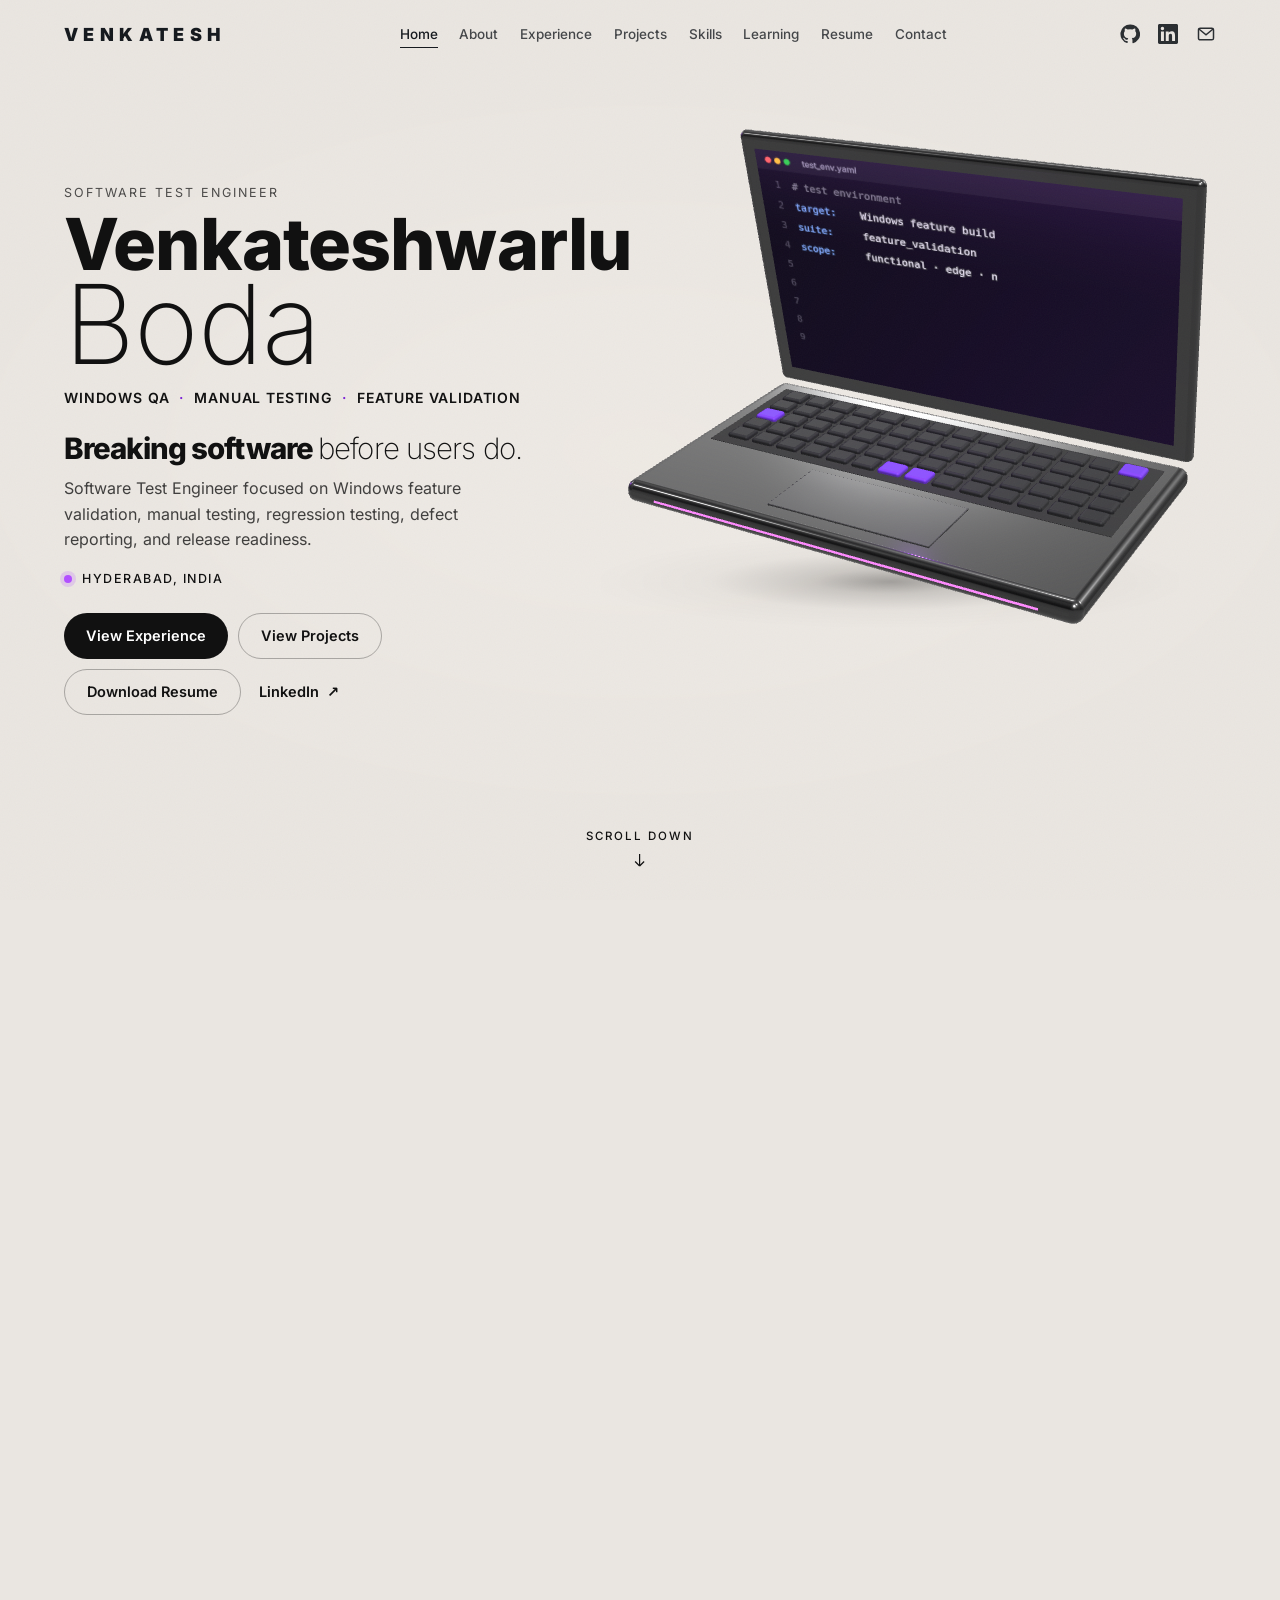
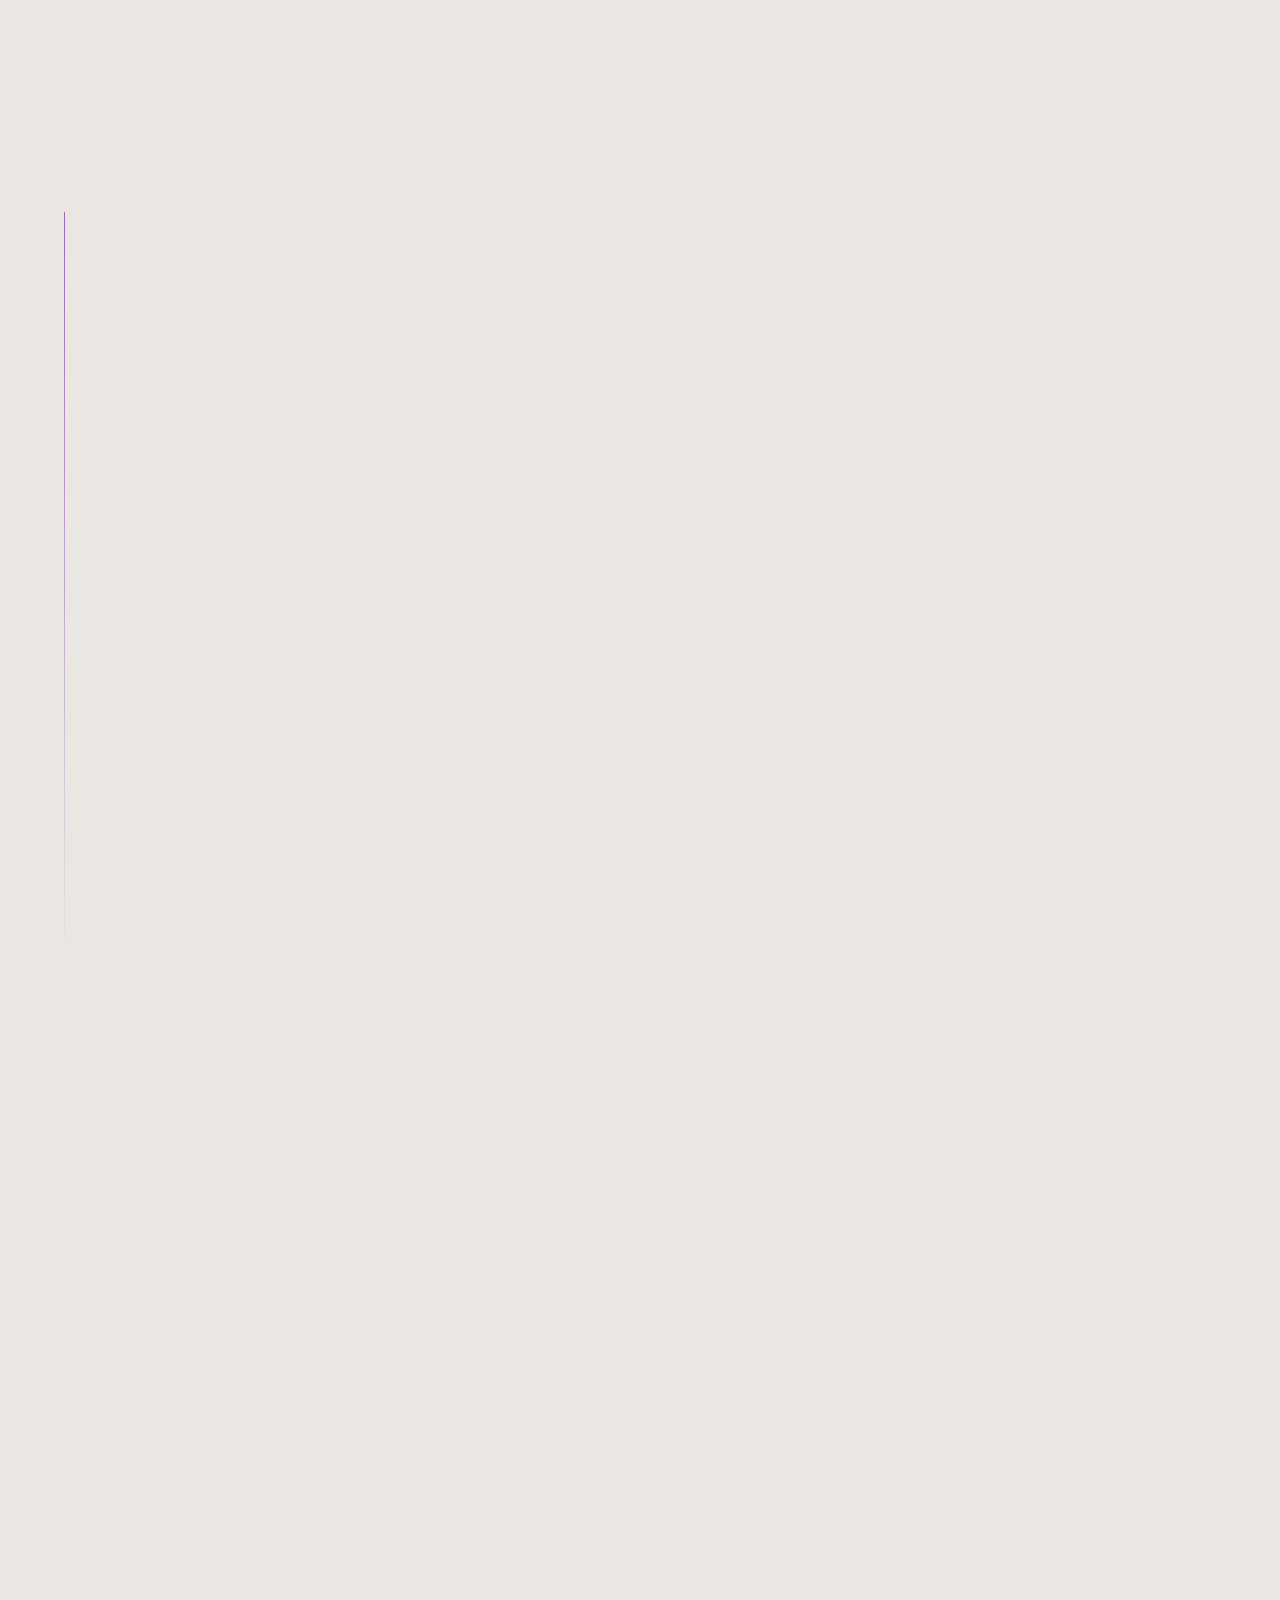
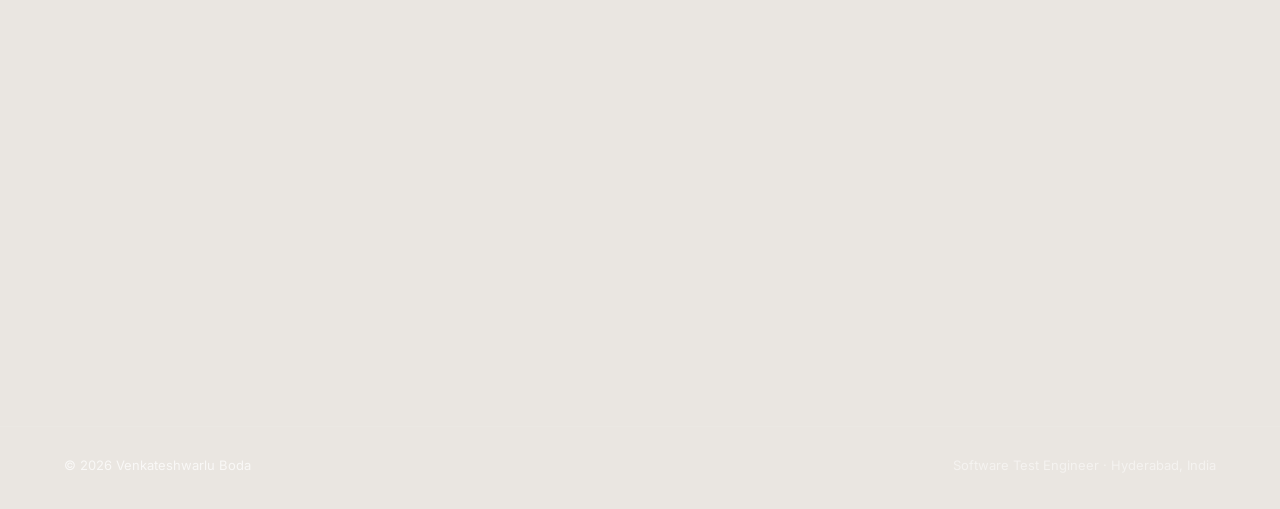
<file: index.html>
<!doctype html>
<html lang="en">
<head>
  <meta charset="utf-8" />
  <meta name="viewport" content="width=device-width, initial-scale=1, viewport-fit=cover" />
  <title>Venkateshwarlu Boda | Software Test Engineer | Windows QA</title>
  <meta name="description" content="Venkateshwarlu Boda is a Software Test Engineer at Wipro in Hyderabad, India, focused on Windows feature validation, manual testing, regression testing, defect reporting and release readiness." />
  <meta name="author" content="Venkateshwarlu Boda" />
  <link rel="canonical" href="https://venkyrockzs333.github.io/" />
  <meta name="robots" content="index, follow" />
  <meta property="og:type" content="website" />
  <meta property="og:site_name" content="Venkateshwarlu Boda" />
  <meta property="og:title" content="Venkateshwarlu Boda | Software Test Engineer | Windows QA" />
  <meta property="og:description" content="Software Test Engineer focused on Windows feature validation, manual testing, regression testing, defect reporting and release readiness. Hyderabad, India." />
  <meta property="og:url" content="https://venkyrockzs333.github.io/" />
  <meta property="og:locale" content="en_IN" />
  <meta name="twitter:card" content="summary" />
  <meta name="twitter:title" content="Venkateshwarlu Boda | Software Test Engineer | Windows QA" />
  <meta name="twitter:description" content="Software Test Engineer focused on Windows feature validation, manual testing, regression testing, defect reporting and release readiness." />
  <meta name="theme-color" content="#EAE6E1" />
  <link rel="icon" href="data:image/svg+xml,%3Csvg xmlns='http://www.w3.org/2000/svg' viewBox='0 0 64 64'%3E%3Crect width='64' height='64' rx='14' fill='%23151515'/%3E%3Ctext x='50%25' y='56%25' text-anchor='middle' dominant-baseline='middle' font-family='Arial' font-weight='900' font-size='28' fill='%23B250FF'%3EVB%3C/text%3E%3C/svg%3E" />
  <link rel="preload" href="fonts/inter-latin-wght-normal.woff2" as="font" type="font/woff2" crossorigin />
  <link rel="stylesheet" href="vendor/lenis.css" />
  <link rel="stylesheet" href="css/style.css?v=4" />
  <script type="application/ld+json">
  {
    "@context": "https://schema.org",
    "@type": "Person",
    "name": "Venkateshwarlu Boda",
    "jobTitle": "Software Test Engineer",
    "worksFor": { "@type": "Organization", "name": "Wipro" },
    "address": { "@type": "PostalAddress", "addressLocality": "Hyderabad", "addressCountry": "IN" },
    "alumniOf": [{ "@type": "CollegeOrUniversity", "name": "St. Martin's Engineering College" }, { "@type": "CollegeOrUniversity", "name": "Singareni Collieries Polytechnic" }],
    "email": "mailto:venkateshwarluboda1806@gmail.com",
    "url": "https://venkyrockzs333.github.io/",
    "sameAs": ["https://www.linkedin.com/in/venkateshwarlu-boda-901b50270/", "https://github.com/venkyrockzs333"]
  }
  </script>
  <script type="importmap">
  {
    "imports": {
      "three": "./vendor/three/three.module.min.js",
      "three/addons/": "./vendor/three/addons/"
    }
  }
  </script>
</head>
<body>
  <a class="skip-link" href="#main">Skip to content</a>
  <canvas id="gl" aria-hidden="true"></canvas>
  <div class="grain" aria-hidden="true"></div>

  <header class="nav" id="nav">
    <a class="logo" href="#home" data-scroll aria-label="Venkatesh, back to top">VENKATESH</a>
    <nav class="nav-links" aria-label="Primary">
      <a href="#home" data-scroll>Home</a>
      <a href="#about" data-scroll>About</a>
      <a href="#experience" data-scroll>Experience</a>
      <a href="#projects" data-scroll>Projects</a>
      <a href="#skills" data-scroll>Skills</a>
      <a href="#learning" data-scroll>Learning</a>
      <a href="#resume" data-scroll>Resume</a>
      <a href="#contact" data-scroll>Contact</a>
    </nav>
    <div class="nav-icons">
      <a href="https://github.com/venkyrockzs333" target="_blank" rel="noopener" aria-label="GitHub (opens in a new tab)">
        <svg viewBox="0 0 24 24" width="20" height="20" fill="currentColor" aria-hidden="true"><path d="M12 .5a11.5 11.5 0 0 0-3.64 22.41c.58.1.79-.25.79-.56v-2c-3.2.7-3.88-1.37-3.88-1.37-.53-1.33-1.28-1.69-1.28-1.69-1.05-.72.08-.7.08-.7 1.16.08 1.77 1.19 1.77 1.19 1.03 1.77 2.71 1.26 3.37.96.1-.75.4-1.26.73-1.55-2.55-.29-5.24-1.28-5.24-5.68 0-1.26.45-2.28 1.19-3.09-.12-.29-.52-1.46.11-3.05 0 0 .97-.31 3.17 1.18a11 11 0 0 1 5.77 0c2.2-1.49 3.17-1.18 3.17-1.18.63 1.59.23 2.76.11 3.05.74.81 1.19 1.83 1.19 3.09 0 4.41-2.69 5.38-5.26 5.67.41.36.78 1.06.78 2.14v3.17c0 .31.21.67.8.56A11.5 11.5 0 0 0 12 .5z"/></svg>
      </a>
      <a href="https://www.linkedin.com/in/venkateshwarlu-boda-901b50270/" target="_blank" rel="noopener" aria-label="LinkedIn (opens in a new tab)">
        <svg viewBox="0 0 24 24" width="20" height="20" fill="currentColor" aria-hidden="true"><path d="M20.45 20.45h-3.56v-5.57c0-1.33-.02-3.04-1.85-3.04-1.85 0-2.14 1.45-2.14 2.94v5.67H9.34V9h3.42v1.56h.05c.48-.9 1.64-1.85 3.37-1.85 3.6 0 4.27 2.37 4.27 5.46v6.28zM5.34 7.43a2.06 2.06 0 1 1 0-4.13 2.06 2.06 0 0 1 0 4.13zM7.12 20.45H3.56V9h3.56v11.45zM22.22 0H1.77C.79 0 0 .77 0 1.73v20.54C0 23.23.79 24 1.77 24h20.45c.98 0 1.78-.77 1.78-1.73V1.73C24 .77 23.2 0 22.22 0z"/></svg>
      </a>
      <a href="mailto:venkateshwarluboda1806@gmail.com" aria-label="Email venkateshwarluboda1806@gmail.com">
        <svg viewBox="0 0 24 24" width="20" height="20" fill="none" stroke="currentColor" stroke-width="1.8" aria-hidden="true"><rect x="3" y="5" width="18" height="14" rx="2"/><path d="m3.5 6 8.5 7 8.5-7"/></svg>
      </a>
      <button class="burger" id="burger" type="button" aria-label="Open menu" aria-expanded="false" aria-controls="menu">
        <span></span><span></span>
      </button>
    </div>
  </header>

  <!-- mobile / tablet menu -->
  <div class="menu" id="menu" role="dialog" aria-modal="true" aria-label="Site menu" hidden>
    <nav aria-label="Mobile">
      <ol>
        <li><a href="#home" data-scroll><span>01</span>Home</a></li>
        <li><a href="#about" data-scroll><span>02</span>About</a></li>
        <li><a href="#experience" data-scroll><span>03</span>Experience</a></li>
        <li><a href="#projects" data-scroll><span>04</span>Projects</a></li>
        <li><a href="#skills" data-scroll><span>05</span>Skills</a></li>
        <li><a href="#learning" data-scroll><span>06</span>Learning</a></li>
        <li><a href="#resume" data-scroll><span>07</span>Resume</a></li>
        <li><a href="#contact" data-scroll><span>08</span>Contact</a></li>
      </ol>
    </nav>
    <p class="menu-foot">Hyderabad, India · <a href="mailto:venkateshwarluboda1806@gmail.com">venkateshwarluboda1806@gmail.com</a></p>
  </div>

  <main id="main" tabindex="-1">
    <!-- 0. HERO (beige) -->
    <section class="sec hero light" id="home" data-pose="hero" data-side="right" aria-labelledby="hero-title">
      <div class="hero-left block reveal" data-from="left">
        <p class="label">Software Test Engineer</p>
        <h1 class="h-stack hero-name" id="hero-title"><span class="xb">Venkateshwarlu</span><span class="th">Boda</span></h1>
        <p class="role-line"><span>Windows QA</span><span>Manual Testing</span><span>Feature Validation</span></p>
        <p class="statement">Breaking software <span>before users do.</span></p>
        <p class="support">Software Test Engineer focused on Windows feature validation, manual testing, regression testing, defect reporting, and release readiness.</p>
        <p class="loc"><span class="dot" aria-hidden="true"></span>Hyderabad, India</p>
        <div class="cta">
          <a class="btn dark-btn" href="#experience" data-scroll>View Experience</a>
          <a class="btn line-btn" href="#projects" data-scroll>View Projects</a>
          <a class="btn line-btn" href="assets/Venkateshwarlu_Boda_Resume.pdf?v=4" data-resume download type="application/pdf">Download Resume</a>
          <a class="btn text-btn" href="https://www.linkedin.com/in/venkateshwarlu-boda-901b50270/" target="_blank" rel="noopener">LinkedIn <span aria-hidden="true">↗</span></a>
        </div>
      </div>
      <a class="scroll-cue" href="#about" data-scroll aria-label="Scroll down to About">
        <span>Scroll Down</span>
        <svg viewBox="0 0 24 24" width="18" height="18" fill="none" stroke="currentColor" stroke-width="1.6" aria-hidden="true"><path d="M12 4v16m0 0-6-6m6 6 6-6"/></svg>
      </a>
    </section>

    <!-- 1. ABOUT (beige) -->
    <section class="sec light" id="about" data-pose="about" data-side="right" aria-labelledby="about-title">
      <div class="block reveal" data-from="left">
        <p class="label">About</p>
        <h2 class="h-stack" id="about-title"><span class="xb">Tester's</span><span class="th">Mindset</span></h2>
        <p class="lead">Most bugs don't get caught because no one looked closely enough. I look closely.</p>
        <p class="copy">At Wipro I validate Windows features on real-time client projects: executing test cases, chasing edge cases, and logging defects with clear reproduction steps until a release is ready to ship.</p>
        <p class="copy">I trained as a full-stack developer in Python and Java first. That background helps me understand how software fails, not just that it does, so my bug reports are easier for developers to act on.</p>
      </div>
    </section>

    <!-- 2. PROCESS (beige) -->
    <section class="sec light process" id="process" data-pose="process" data-side="left" aria-labelledby="process-title">
      <div class="block reveal" data-from="right">
        <p class="label">Process</p>
        <h2 class="h-stack small" id="process-title"><span class="xb">How I Approach</span><span class="th">Testing</span></h2>
        <ol class="steps" id="steps">
          <li><span class="idx">01</span><strong>Requirement</strong><span class="what">Understand what the feature must do</span></li>
          <li><span class="idx">02</span><strong>Test Scenario</strong><span class="what">Map user flows and risk areas</span></li>
          <li><span class="idx">03</span><strong>Test Case</strong><span class="what">Steps, data and expected results</span></li>
          <li><span class="idx">04</span><strong>Execution</strong><span class="what">Run cases, including edge and negative paths</span></li>
          <li><span class="idx">05</span><strong>Defect Reporting</strong><span class="what">Repro steps, expected vs actual</span></li>
          <li><span class="idx">06</span><strong>Retesting</strong><span class="what">Confirm the fix works</span></li>
          <li><span class="idx">07</span><strong>Regression</strong><span class="what">Make sure nothing else broke</span></li>
          <li><span class="idx">08</span><strong>Release Validation</strong><span class="what">Confirm the build is ready to ship</span></li>
        </ol>
      </div>
    </section>

    <!-- 3. STATS (dark) -->
    <section class="sec dark stats" id="stats" data-pose="stats" data-side="center" aria-labelledby="stats-title">
      <div class="stats-head reveal" data-from="up" data-col="l">
        <h2 class="h-stack small" id="stats-title"><span class="xb">Core</span><span class="th">Specs</span></h2>
      </div>
      <div class="stats-grid">
        <div class="stat reveal" data-from="left" data-col="l">
          <p class="label">Experience</p>
          <p class="value" id="exp-years">1.5 yrs</p>
          <p class="sub">Since March 2025</p>
        </div>
        <div class="stat reveal" data-from="left" data-col="l"><p class="label">Focus</p><p class="value">Windows QA</p></div>
        <div class="stat right reveal" data-from="right" data-col="r"><p class="label">Stack</p><p class="value">Python · Java · SQL</p></div>
      </div>
    </section>

    <!-- 4. EXPERIENCE (dark) -->
    <section class="sec dark exp" id="experience" data-pose="experience" data-side="right" aria-labelledby="exp-title">
      <div class="block wide">
        <p class="label reveal" data-from="left">Experience</p>
        <h2 class="h-stack reveal" data-from="left" id="exp-title"><span class="xb">Work</span><span class="th">Experience</span></h2>
        <ol class="timeline">
          <li class="job reveal" data-from="left">
            <p class="label">Mar 2025 – Present · <span data-exp-duration>1 yr 6 mos</span> · Hyderabad · Hybrid</p>
            <h3>Project Engineer <span>Wipro</span></h3>
            <p class="job-area">Windows Feature Testing / QA</p>
            <div class="subproject">
              <p class="sp-title"><b>Project K2</b> · Windows Feature Testing</p>
              <ul>
                <li>Manual test execution and test-case validation</li>
                <li>Edge-case and negative testing</li>
                <li>Defect reporting with repro steps and expected vs actual results</li>
                <li>Retesting fixes and running regression checks</li>
                <li>Build validation and release readiness</li>
                <li>Working with development and project teams</li>
              </ul>
            </div>
          </li>
          <li class="job reveal" data-from="left">
            <p class="label">Dec 2024 – Mar 2025 · Remote</p>
            <h3>Software Engineer Intern <span>RPS Consulting</span></h3>
            <ul><li>Python full-stack training and project work</li></ul>
          </li>
          <li class="job reveal" data-from="left">
            <p class="label">Jul 2024 – Sep 2024 · On-site</p>
            <h3>Software Trainee Engineer <span>Trisun Technologies</span></h3>
            <ul><li>Java / full-stack development and testing</li></ul>
          </li>
        </ol>
      </div>
    </section>

    <!-- 5. PROJECTS (dark) -->
    <section class="sec dark projects" id="projects" data-pose="projects" data-side="right" aria-labelledby="projects-title">
      <div class="block xwide">
        <p class="label reveal" data-from="left">Selected work</p>
        <h2 class="h-stack reveal" data-from="left" id="projects-title"><span class="xb">Featured</span><span class="th">Projects</span></h2>

        <!-- 01 K2: professional client work at Wipro (kept generic for confidentiality) -->
        <article class="project reveal" data-from="left" aria-labelledby="p1-title">
          <span class="num" aria-hidden="true">01</span>
          <div class="p-body">
            <p class="badge">Professional Experience</p>
            <h3 id="p1-title">Windows Feature Testing · K2</h3>
            <p class="cat">Wipro · Client Project · Not a Personal Project</p>
            <p class="desc">Windows feature validation on a client project as part of my role at Wipro: executing test cases, catching defects early and confirming each build is ready to release. Details stay generic to respect client confidentiality.</p>
            <ol class="flow" aria-label="Workflow: Build, Execute, Report, Retest, Release">
              <li>Build<small>Validate</small></li>
              <li>Execute<small>Test cases</small></li>
              <li>Report<small>Defects</small></li>
              <li>Retest<small>&amp; regress</small></li>
              <li>Release<small>Readiness</small></li>
            </ol>
            <ul class="tags" aria-label="Focus areas">
              <li>Windows</li><li>Manual Testing</li><li>Test-case validation</li><li>Regression</li><li>Defect reporting</li>
            </ul>
            <div class="contrib"><span class="label">Windows QA focus</span>
              <ul class="contrib-list">
                <li>Manual test execution</li>
                <li>Test-case validation against expected behaviour</li>
                <li>Edge-case and negative testing</li>
                <li>Defect reports with clear repro steps</li>
                <li>Retesting fixes and regression checks</li>
                <li>Build validation for release readiness</li>
              </ul>
            </div>
            <details>
              <summary>Details</summary>
              <div class="details-in">
                <ul class="plain">
                  <li>Validate test cases against expected feature behaviour</li>
                  <li>Log defects with reproduction steps and expected vs actual results</li>
                  <li>Retest fixes and run regression checks before releases</li>
                  <li>Work with development and project teams on release readiness</li>
                </ul>
                <p class="note">Client names, tools and internal details are confidential.</p>
              </div>
            </details>
          </div>
        </article>

        <!-- 02 CRM: personal full-stack project (no public repository or deployment) -->
        <article class="project reveal" data-from="left" aria-labelledby="p2-title">
          <span class="num" aria-hidden="true">02</span>
          <div class="p-body">
            <p class="badge">Personal Project</p>
            <h3 id="p2-title">CRM Web Application</h3>
            <p class="cat">Role: Full-Stack Developer</p>
            <p class="desc">A customer relationship management web app built end to end: a Flask backend, a SQLAlchemy data layer on MySQL with Alembic migrations, and an HTML/CSS/JavaScript frontend that talks to the server through the Fetch API.</p>
            <ol class="flow" aria-label="Architecture: Frontend to Flask to SQLAlchemy to MySQL">
              <li>Frontend<small>HTML · CSS · JS</small></li>
              <li>Flask<small>Routes &amp; logic</small></li>
              <li>SQLAlchemy<small>ORM models</small></li>
              <li>MySQL<small>Database</small></li>
            </ol>
            <ul class="tags" aria-label="Technologies">
              <li>Python</li><li>Flask</li><li>SQLAlchemy</li><li>MySQL</li><li>PyMySQL</li><li>HTML</li><li>CSS</li><li>JavaScript</li><li>Bootstrap</li><li>Fetch API</li><li>Flask-Migrate / Alembic</li>
            </ul>
            <p class="contrib"><span class="label">Focus</span>Python/Flask backend, relational data modelling with SQLAlchemy and MySQL, and a JavaScript frontend using asynchronous Fetch API calls.</p>
            <details>
              <summary>Details &amp; testing approach</summary>
              <div class="details-in">
                <p class="mini-h">What it does</p>
                <ul class="plain">
                  <li>Create, view, update and delete records through Flask routes (full CRUD)</li>
                  <li>Data stored in MySQL through SQLAlchemy ORM models (PyMySQL driver)</li>
                  <li>Frontend sends asynchronous Fetch API requests, so pages update without full reloads</li>
                  <li>Database schema changes versioned with Flask-Migrate / Alembic migrations</li>
                  <li>Responsive interface built with HTML, CSS, JavaScript and Bootstrap</li>
                </ul>
                <p class="mini-h">How it can be validated</p>
                <ul class="test-panel">
                  <li><b>Functional</b> Each screen and API route behaves as specified</li>
                  <li><b>Form validation</b> Required fields, formats and error messages</li>
                  <li><b>CRUD</b> Create, read, update and delete records end to end</li>
                  <li><b>Boundary</b> Empty, maximum-length and edge input values</li>
                  <li><b>Negative</b> Invalid input and unexpected requests are rejected cleanly</li>
                  <li><b>DB validation</b> What the UI shows matches what MySQL stores</li>
                  <li><b>UI</b> Layout, states and feedback across screen sizes</li>
                </ul>
              </div>
            </details>
          </div>
        </article>

        <!-- 03 IoT: B.Tech team project (leadership, frontend and testing) -->
        <article class="project reveal" data-from="left" aria-labelledby="p3-title">
          <span class="num" aria-hidden="true">03</span>
          <div class="p-body">
            <p class="badge">Academic Project</p>
            <h3 id="p3-title">IoT-Based Coal Mine Safety Monitoring &amp; Alerting System</h3>
            <p class="cat">Team-based B.Tech project</p>
            <p class="role-l"><span class="label">Role</span> <span class="nw">Project Leader</span> · <span class="nw">Frontend Development</span> · <span class="nw">Testing</span></p>
            <p class="desc">Arduino-based IoT safety monitoring system designed to detect hazardous conditions such as gas, temperature, and smoke threshold breaches and trigger local and remote alerts.</p>
            <ol class="flow" aria-label="Flow: Monitoring, Detection, Validation, Alert">
              <li>Monitoring<small>Sensors</small></li>
              <li>Detection<small>Thresholds</small></li>
              <li>Validation<small>Checks</small></li>
              <li>Alert<small>Buzzer + phone</small></li>
            </ol>
            <ul class="tags" aria-label="Components"><li>Arduino</li><li>Gas sensor</li><li>Temperature sensor</li><li>Smoke sensor</li><li>Buzzer</li><li>WiFi phone alerts</li><li>IoT</li></ul>
            <div class="contrib"><span class="label">My contribution</span>
              <ul class="contrib-list">
                <li>Project leadership and team coordination</li>
                <li>Frontend/interface development</li>
                <li>Functional testing</li>
                <li>Sensor-condition and alert validation</li>
                <li>Positive and negative scenario testing</li>
                <li>Expected vs actual behavior validation</li>
                <li>Identifying and documenting issues during testing</li>
              </ul>
            </div>
            <p class="focus">Focus: leadership, frontend, testing and IoT system validation</p>
            <details>
              <summary>Details</summary>
              <div class="details-in">
                <p class="mini-h">Components</p>
                <ul class="plain">
                  <li>Arduino microcontroller</li>
                  <li>Gas, temperature and smoke sensors</li>
                  <li>Local buzzer alert</li>
                  <li>WiFi-connected phone alerts</li>
                </ul>
                <p class="mini-h">How it works</p>
                <p class="desc" style="margin-top:0">The sensors feed gas, temperature and smoke readings to the Arduino. When a reading breaches its safety threshold, the system sounds the buzzer on site and sends an alert to a phone over WiFi.</p>
                <p class="note">Built as a team for the B.Tech programme; my part covered leading the team, the frontend/interface and testing the system.</p>
              </div>
            </details>
          </div>
        </article>
      </div>
    </section>

    <!-- 6. SKILLS (dark) -->
    <section class="sec dark" id="skills" data-pose="skills" data-side="left" aria-labelledby="skills-title">
      <div class="block xwide skills-block">
        <p class="label reveal" data-from="right">Skills</p>
        <h2 class="h-stack reveal" data-from="right" id="skills-title"><span class="xb">Tool</span><span class="th">Kit</span></h2>
        <div class="groups">
          <div class="group reveal" data-from="right">
            <h3>Testing</h3>
            <ul class="chips"><li>Manual Testing</li><li>Functional Testing</li><li>Test Case Design</li><li>Test Execution</li><li>Edge-Case &amp; Negative Testing</li><li>Regression Testing</li><li>Retesting</li><li>Bug Reporting</li><li>STLC</li><li>Unit Testing</li><li>Debugging</li></ul>
          </div>
          <div class="group reveal" data-from="right">
            <h3>Windows QA</h3>
            <ul class="chips"><li>Windows Feature Validation</li><li>Build Validation</li><li>Release Readiness</li><li>Defect Lifecycle</li></ul>
          </div>
          <div class="group reveal" data-from="right">
            <h3>Programming</h3>
            <ul class="chips"><li>Python</li><li>Java</li><li>SQL</li><li>HTML</li><li>CSS</li><li>JavaScript</li></ul>
          </div>
          <div class="group reveal" data-from="right">
            <h3>Backend / Database</h3>
            <ul class="chips"><li>Flask</li><li>SQLAlchemy</li><li>MySQL</li><li>PyMySQL</li><li>Flask-Migrate</li><li>Alembic</li></ul>
          </div>
        </div>
        <div class="tools reveal" data-from="right">
          <h3 class="label">Tools I work with</h3>
          <!-- Confirmed by Venkateshwarlu: VS Code and Docker. PowerShell and full Visual Studio intentionally left out. -->
          <ul><li>Windows</li><li>Python</li><li>Java</li><li>MySQL</li><li>Git</li><li>GitHub</li><li>VS Code</li><li>Docker</li></ul>
        </div>
      </div>
    </section>

    <!-- 7. NOW LEARNING (deep violet + beam) -->
    <section class="sec dark" id="learning" data-pose="learning" data-side="right" aria-labelledby="learning-title">
      <div class="block reveal" data-from="left">
        <p class="label">Currently learning</p>
        <h2 class="h-stack" id="learning-title"><span class="xb">Now</span><span class="th">Learning</span></h2>
        <p class="copy">Cybersecurity, building on a tester's habit of asking how things fail.</p>
        <ul class="path">
          <li><span class="n">01</span><span class="t">ISC2 Certified in Cybersecurity (CC)</span><em>Learning / In progress</em></li>
          <li><span class="n">02</span><span class="t">SOC Level 1 fundamentals</span><em>Learning / In progress</em></li>
          <li><span class="n">03</span><span class="t">CompTIA Security+</span><em>Learning / In progress</em></li>
        </ul>
      </div>
    </section>

    <!-- 8. EDUCATION + RESUME + GITHUB (dark) -->
    <section class="sec dark" id="resume" data-pose="resume" data-side="right" aria-labelledby="resume-title">
      <div class="block wide">
        <div class="reveal" data-from="left">
          <p class="label">Education</p>
          <ol class="edu-list">
            <li>
              <p class="edu-t">B.Tech, Electrical &amp; Electronics Engineering</p>
              <p class="edu-s">St. Martin's Engineering College · <span class="nw">2019–2022</span></p>
            </li>
            <li>
              <p class="edu-t">Diploma, Electrical &amp; Electronics Engineering</p>
              <p class="edu-s">Singareni Collieries Polytechnic · <span class="nw">2016–2019</span></p>
            </li>
            <li>
              <p class="edu-t">SSC</p>
              <p class="edu-s">Krishnaveni Talent School, Godavarikhani · <span class="nw">2016</span></p>
            </li>
          </ol>
        </div>
        <div class="resume-cta reveal" data-from="left">
          <h2 class="h-stack small" id="resume-title"><span class="xb">Want the complete</span><span class="th">overview?</span></h2>
          <div class="cta">
            <a class="btn primary" href="assets/Venkateshwarlu_Boda_Resume.pdf?v=4" data-resume download type="application/pdf">Download Resume</a>
            <a class="btn ghost" href="https://www.linkedin.com/in/venkateshwarlu-boda-901b50270/" target="_blank" rel="noopener">LinkedIn <span aria-hidden="true">↗</span></a>
          </div>
        </div>
        <div class="gh-row reveal" data-from="left">
          <p class="label">GitHub</p>
          <a class="gh-link" href="https://github.com/venkyrockzs333" target="_blank" rel="noopener">
            <span class="gh-handle">github.com/venkyrockzs333 <span aria-hidden="true">↗</span></span>
            <span class="gh-sub">Projects, experiments and technical work.</span>
          </a>
        </div>
      </div>
    </section>

    <!-- 9. CONTACT (dark) -->
    <section class="sec dark contact" id="contact" data-pose="contact" data-side="right" aria-labelledby="contact-title">
      <div class="block wide">
        <p class="label reveal" data-from="left">Contact</p>
        <h2 class="h-stack reveal" data-from="left" id="contact-title"><span class="xb">Let's</span><span class="th">Talk</span></h2>
        <div class="reveal" data-from="left">
          <p class="copy">Open to roles as:</p>
          <ul class="roles">
            <li>Software Test Engineer</li><li>QA Engineer</li><li>Manual Test Engineer</li>
            <li>Windows Test Engineer</li><li>Software Quality Analyst</li><li>QA Analyst</li>
          </ul>
          <p class="loc"><span class="dot" aria-hidden="true"></span>Hyderabad · Remote · Hybrid</p>
        </div>
        <div class="cta reveal" data-from="left">
          <a class="btn primary" href="https://www.linkedin.com/in/venkateshwarlu-boda-901b50270/" target="_blank" rel="noopener">LinkedIn <span aria-hidden="true">↗</span></a>
          <a class="btn ghost" href="mailto:venkateshwarluboda1806@gmail.com">Email</a>
          <a class="btn ghost" href="https://github.com/venkyrockzs333" target="_blank" rel="noopener">GitHub <span aria-hidden="true">↗</span></a>
          <a class="btn ghost" href="assets/Venkateshwarlu_Boda_Resume.pdf?v=4" data-resume download>Resume</a>
        </div>
        <p class="mail reveal" data-from="left"><a href="mailto:venkateshwarluboda1806@gmail.com">venkateshwarluboda1806@gmail.com</a></p>
      </div>
    </section>
  </main>

  <footer class="footer">
    <span>© 2026 Venkateshwarlu Boda</span>
    <span class="muted">Software Test Engineer · Hyderabad, India</span>
  </footer>

  <script defer src="vendor/gsap.min.js"></script>
  <script defer src="vendor/ScrollTrigger.min.js"></script>
  <script defer src="vendor/lenis.min.js"></script>
  <script type="module">
    // Let first paint land, then boot the 3D scene (keeps animations, cuts early main-thread work).
    const boot = () => { import('./js/main.js?v=4'); import('./js/cursor.js?v=4'); };
    if ('requestIdleCallback' in window) requestIdleCallback(boot, { timeout: 1200 });
    else setTimeout(boot, 200);
  </script>
</body>
</html>
</file>
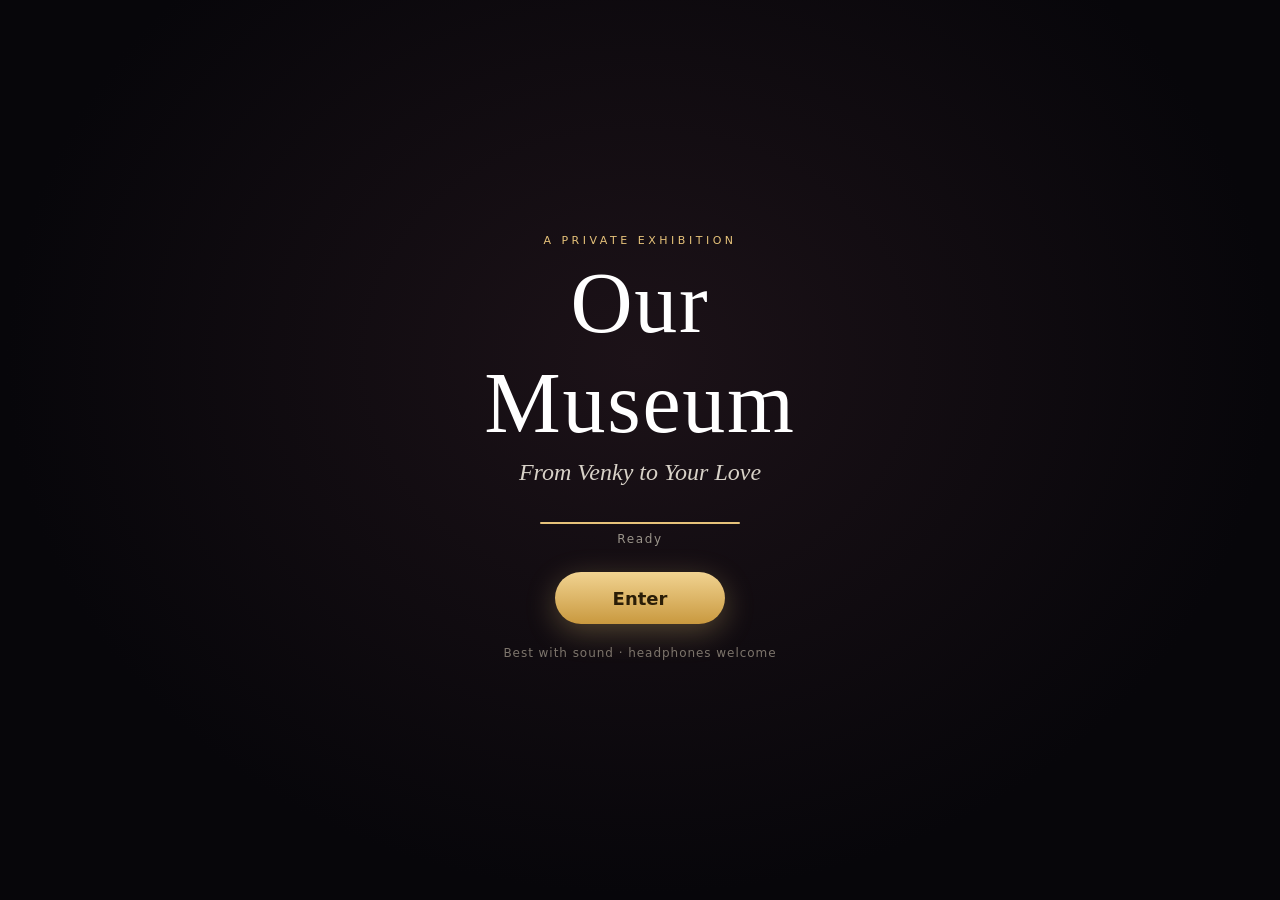
<file: museum-v2/index.html>
<!doctype html>
<html lang="en">
<head>
<meta charset="utf-8" />
<meta name="viewport" content="width=device-width,initial-scale=1,maximum-scale=1,user-scalable=no,viewport-fit=cover" />
<meta name="theme-color" content="#07060a" />
<link rel="icon" href="data:," />
<title>Our Museum</title>
  <script type="module" crossorigin src="./assets/index-DiMT_dBs.js"></script>
  <link rel="modulepreload" crossorigin href="./assets/three-CwgkLlCk.js">
  <link rel="modulepreload" crossorigin href="./assets/three-addons-YY_iq5vV.js">
  <link rel="stylesheet" crossorigin href="./assets/index-DjA31Hzr.css">
</head>
<body>
<canvas id="c" aria-label="3D museum"></canvas>
<div id="touch" class="hidden"></div>

<section id="intro" class="screen">
  <div class="intro-inner">
    <p class="eyebrow">A PRIVATE EXHIBITION</p>
    <h1 id="title">Our Museum</h1>
    <p id="fromto" class="fromto"></p>
    <div class="loadwrap"><div class="loadbar"><i id="loadfill"></i></div><span id="loadtxt">Loading 0%</span></div>
    <button id="enterBtn" class="gold" disabled>Enter</button>
    <p id="loaderr" class="err hidden"></p>
    <p class="sub">Best with sound · headphones welcome</p>
  </div>
</section>

<div id="hud" class="hidden">
  <div id="toast" class="toast"></div>
  <div id="joy"><div id="joyKnob"></div></div>
  <div id="joyHint" class="ghosthint">Move here</div>
  <div class="topbar">
    <button id="muteBtn" class="round" aria-label="Mute">♪</button>
    <button id="setBtn" class="round" aria-label="Settings">⚙</button>
  </div>
  <div class="actions">
    <button id="useBtn" class="pill hidden"></button>
    <button id="sitBtn" class="pill hidden">Sit together</button>
    <button id="danceBtn" class="pill hidden">Dance with me</button>
  </div>
  <button id="skipBtn" class="pill skip hidden">Skip ›</button>
  <div id="bubbles"></div>
</div>

<section id="settings" class="modal hidden" role="dialog" aria-modal="true" aria-label="Settings">
  <div class="card">
    <h2>Comfort</h2>
    <label class="row2"><span>Reduced camera motion</span><input type="checkbox" id="optReduced" /></label>
    <label class="row2"><span>Look sensitivity</span><input type="range" id="optSens" min="0.4" max="2" step="0.1" value="1" /></label>
    <label class="row2"><span>Show FPS meter</span><input type="checkbox" id="optFps" /></label>
    <p class="small" id="qinfo"></p>
    <button id="setClose" class="gold">Done</button>
  </div>
</section>

<section id="lock" class="modal hidden" role="dialog" aria-modal="true">
  <form id="lockCard" class="card" autocomplete="off">
    <div class="lockicon">
      <svg viewBox="0 0 64 64" width="56" height="56"><path id="shackle" d="M20 30V22a12 12 0 0 1 24 0v8" fill="none" stroke="#e6c27a" stroke-width="4" stroke-linecap="round"/><rect x="14" y="30" width="36" height="26" rx="6" fill="#e6c27a"/><path d="M32 49c-6-4-9-7-9-10a4.5 4.5 0 0 1 9-1 4.5 4.5 0 0 1 9 1c0 3-3 6-9 10z" fill="#3a2a10"/></svg>
    </div>
    <p class="eyebrow">THE DOOR IS LOCKED</p>
    <h2>Enter the secret code</h2>
    <input id="code" inputmode="numeric" enterkeyhint="go" autocomplete="off" maxlength="16" aria-label="Secret code" placeholder="• • • • • • • •" />
    <p id="hintTxt" class="hint" aria-live="polite"></p>
    <div class="row"><button type="button" id="lockCancel" class="ghost">Not yet</button><button type="submit" class="gold">Unlock</button></div>
  </form>
</section>

<section id="viewer" class="modal hidden" role="dialog" aria-modal="true">
  <div class="viewer-inner">
    <div id="viewerBody"></div>
    <button id="viewerClose" class="gold">Back to the museum</button>
  </div>
</section>

<div id="glerr" class="screen hidden"><div class="intro-inner"><h2>Graphics paused</h2><p class="fromto" id="glmsg">The phone paused 3D graphics. It usually comes back by itself.</p><button class="gold" onclick="location.reload()">Reload</button></div></div>
<div id="flash"></div>
<pre id="fps" class="hidden"></pre>
</body>
</html>
</file>
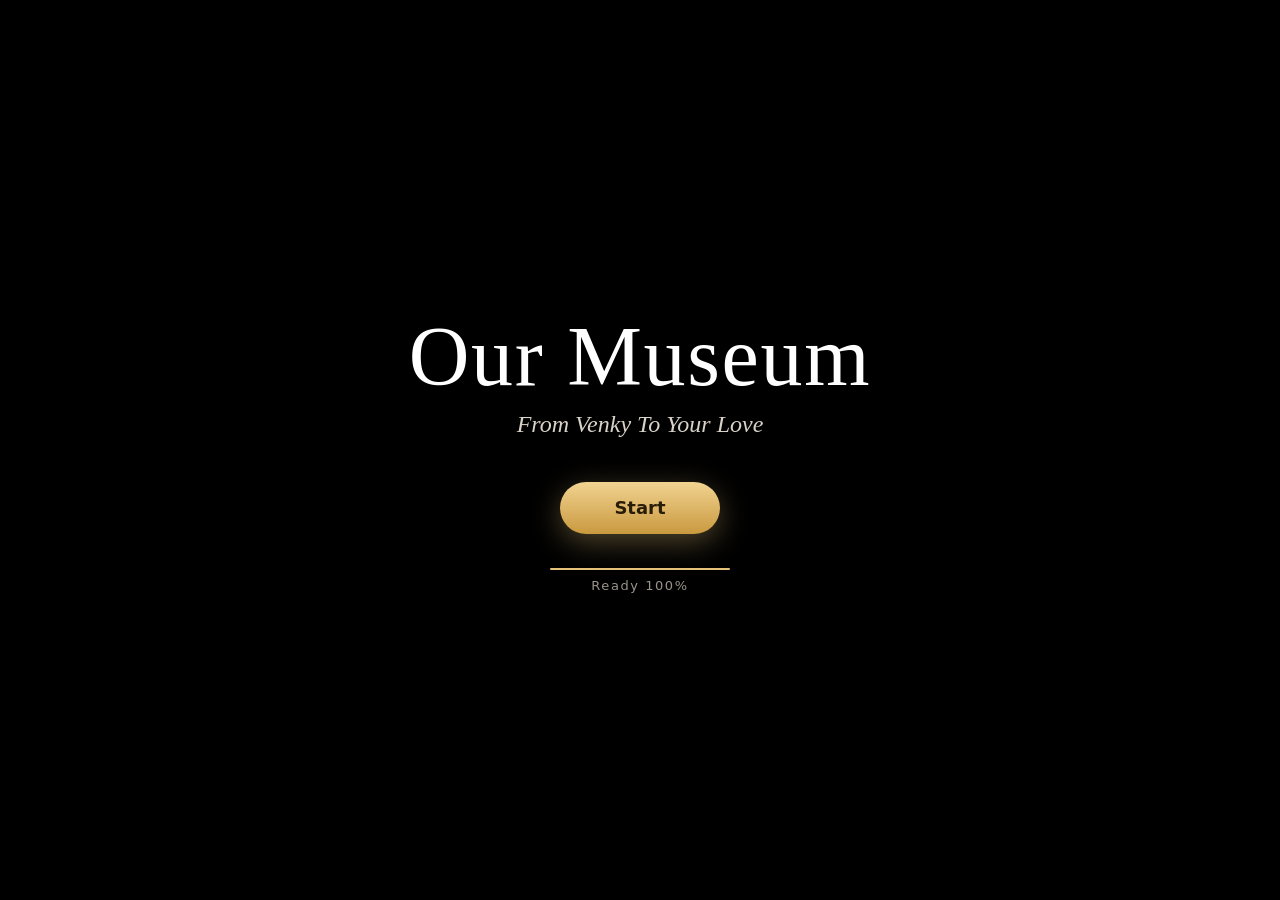
<file: museum/index.html>
<!doctype html>
<html lang="en">
<head>
<meta charset="utf-8" />
<meta name="viewport" content="width=device-width,initial-scale=1,maximum-scale=1,user-scalable=no,viewport-fit=cover,interactive-widget=resizes-content" />
<meta name="theme-color" content="#000000" />
<link rel="icon" href="data:," />
<title>Our Museum</title>
  <script type="module" crossorigin src="./assets/index-B6FVNv5P.js"></script>
  <link rel="stylesheet" crossorigin href="./assets/index-CZCciAxF.css">
</head>
<body>
<canvas id="c"></canvas>

<section id="start" class="screen">
  <div class="start-inner">
    <h1 id="title">Our Museum</h1>
    <p id="fromto" class="fromto"></p>
    <button id="startBtn" class="gold" disabled>Start</button>
    <div class="loadwrap"><div class="loadbar"><i id="loadfill"></i></div><span id="loadtxt">Loading 0%</span></div>
  </div>
</section>

<div id="hud" class="hidden">
  <div id="hint-top" class="toast"></div>
  <div id="joy"><div id="joyKnob"></div></div>
  <div class="actions">
    <button id="danceBtn" class="pill hidden">💃 Dance with me</button>
    <button id="sitBtn" class="pill hidden">🪑 Sit together</button>
    <button id="musicBtn" class="round hidden" aria-label="Music">♪</button>
  </div>
  <div id="bubbles"></div>
</div>

<section id="lock" class="modal hidden" role="dialog" aria-modal="true">
  <form id="lockCard" class="card" autocomplete="off">
    <div class="lockicon" id="lockIcon">
      <svg viewBox="0 0 64 64" width="56" height="56"><path id="shackle" d="M20 30V22a12 12 0 0 1 24 0v8" fill="none" stroke="#e6c27a" stroke-width="4" stroke-linecap="round"/><rect x="14" y="30" width="36" height="26" rx="6" fill="#e6c27a"/><path d="M32 49c-6-4-9-7-9-10a4.5 4.5 0 0 1 9-1 4.5 4.5 0 0 1 9 1c0 3-3 6-9 10z" fill="#3a2a10"/></svg>
    </div>
    <p class="eyebrow">THE DOOR IS LOCKED</p>
    <h2>Enter the secret code</h2>
    <input id="code" inputmode="numeric" enterkeyhint="go" autocomplete="one-time-code" maxlength="12" aria-label="Secret code" placeholder="• • • •" />
    <p id="hintTxt" class="hint" aria-live="polite"></p>
    <div class="row"><button type="button" id="lockCancel" class="ghost">Not yet</button><button type="submit" class="gold">Unlock</button></div>
  </form>
</section>

<section id="viewer" class="modal hidden" role="dialog" aria-modal="true">
  <div class="viewer-inner">
    <span class="pill-badge">● Viewing</span>
    <div id="viewerBody"></div>
    <button id="viewerClose" class="gold">Close</button>
  </div>
</section>

<div id="glerr" class="screen hidden"><div class="start-inner"><h2>Taking a breath…</h2><p class="fromto">The graphics paused. Tap to continue.</p><button class="gold" onclick="location.reload()">Reload</button></div></div>
<div id="flash"></div>
</body>
</html>
</file>
<file: vendor/lenis.css>
html.lenis,
html.lenis body {
  height: auto;
}

.lenis:not(.lenis-autoToggle).lenis-stopped {
  overflow: clip;
}

.lenis [data-lenis-prevent],
.lenis [data-lenis-prevent-wheel],
.lenis [data-lenis-prevent-touch],
.lenis [data-lenis-prevent-vertical],
.lenis [data-lenis-prevent-horizontal] {
  overscroll-behavior: contain;
}

.lenis.lenis-smooth iframe {
  pointer-events: none;
}

.lenis.lenis-autoToggle {
  transition-property: overflow;
  transition-duration: 1ms;
  transition-behavior: allow-discrete;
}
</file>
<file: css/style.css>
@font-face {
  font-family: "Inter";
  src: url("../fonts/inter-latin-wght-normal.woff2") format("woff2");
  font-weight: 100 900; font-style: normal; font-display: swap;
}
:root {
  --beige: #EAE6E1; --ink: #111111; --dark: #151515; --violet: #1A1025;
  --purple: #B250FF; --purple-2: #8B5CF6; --purple-text: #CFA2FF; --purple-ink: #7A1FD6;
  --pad: clamp(20px, 5vw, 88px);
  --line-d: rgba(255,255,255,.13); --line-l: rgba(17,17,17,.14);
}
* { box-sizing: border-box; margin: 0; padding: 0; }
html { background: var(--beige); -webkit-text-size-adjust: 100%; }
body {
  font-family: "Inter", system-ui, -apple-system, "Segoe UI", sans-serif;
  color: var(--ink); background: var(--beige);
  -webkit-font-smoothing: antialiased; text-rendering: optimizeLegibility; overflow-x: hidden;
}
html, body { max-width: 100%; }
a { color: inherit; text-decoration: none; }
ul, ol { list-style: none; }
button { font: inherit; color: inherit; background: none; border: 0; cursor: pointer; }
main:focus { outline: none; }

/* focus + skip link */
:focus-visible { outline: 2px solid var(--purple); outline-offset: 3px; border-radius: 6px; }
.skip-link { position: fixed; left: 16px; top: -60px; z-index: 100; padding: 12px 18px; border-radius: 999px; background: var(--ink); color: #fff; font-weight: 600; font-size: 14px; transition: top .2s; }
.skip-link:focus { top: 14px; }

#gl { position: fixed; inset: 0; width: 100%; height: 100vh; z-index: 0; display: block; }
/* plain alpha blending (no mix-blend) so the compositor doesn't re-blend the full-screen layer over the canvas every frame */
.grain { position: fixed; inset: 0; z-index: 1; pointer-events: none; opacity: .035; contain: strict;
  background-image: url("data:image/svg+xml,%3Csvg xmlns='http://www.w3.org/2000/svg' width='160' height='160'%3E%3Cfilter id='n'%3E%3CfeTurbulence type='fractalNoise' baseFrequency='.85' numOctaves='2' stitchTiles='stitch'/%3E%3C/filter%3E%3Crect width='100%25' height='100%25' filter='url(%23n)'/%3E%3C/svg%3E"); }

/* NAV ------------------------------------------------------------------ */
.nav {
  position: fixed; top: 0; left: 0; right: 0; z-index: 20;
  display: grid; grid-template-columns: auto 1fr auto; align-items: center; gap: 24px;
  padding: 22px var(--pad); color: #fff; mix-blend-mode: difference;
}
.logo { font-weight: 900; font-size: 18px; letter-spacing: .3em; white-space: nowrap; }
.nav-links { display: flex; justify-content: center; gap: clamp(14px, 1.7vw, 30px); font-size: 13.5px; font-weight: 500; }
.nav-links a { position: relative; opacity: .78; transition: opacity .25s; padding: 4px 0; }
.nav-links a::after { content: ""; position: absolute; left: 0; right: 0; bottom: -2px; height: 1px; background: currentColor; transform: scaleX(0); transform-origin: left; transition: transform .35s ease; }
.nav-links a:hover, .nav-links a[aria-current="true"] { opacity: 1; }
.nav-links a:hover::after, .nav-links a[aria-current="true"]::after { transform: scaleX(1); }
.nav-icons { display: flex; justify-content: flex-end; align-items: center; gap: 18px; }
.nav-icons a { display: grid; place-items: center; opacity: .9; }
.burger { display: none; width: 34px; height: 34px; position: relative; }
.burger span { position: absolute; left: 6px; right: 6px; height: 1.6px; background: currentColor; transition: transform .35s ease, top .35s ease; }
.burger span:first-child { top: 13px; } .burger span:last-child { top: 20px; }
.menu-open .burger span:first-child { top: 16.5px; transform: rotate(45deg); }
.menu-open .burger span:last-child { top: 16.5px; transform: rotate(-45deg); }

/* full-screen menu (tablet / mobile) */
.menu { position: fixed; inset: 0; z-index: 15; background: #151515; color: #fff; display: flex; flex-direction: column; justify-content: center; padding: 90px var(--pad) 40px; }
.menu[hidden] { display: none; }
.menu ol { display: flex; flex-direction: column; gap: 6px; }
.menu nav a { display: flex; align-items: baseline; gap: 16px; font-size: clamp(32px, 9vw, 54px); font-weight: 800; letter-spacing: -0.03em; line-height: 1.12; }
.menu nav li:nth-child(even) a { font-weight: 200; }
.menu nav a span { font-size: 12px; font-weight: 400; letter-spacing: .14em; color: var(--purple-text); }
.menu-foot { margin-top: 36px; font-size: 13px; opacity: .7; overflow-wrap: anywhere; line-height: 1.6; }
.menu-open { overflow: hidden; }
.menu-open .nav { mix-blend-mode: normal; }

/* SECTIONS --------------------------------------------------------------- */
main { position: relative; z-index: 2; overflow-x: clip; }
.sec { position: relative; min-height: 120vh; padding: 16vh var(--pad); display: flex; align-items: center; }
.light { color: var(--ink); }
.dark { color: #fff; }
.sec[data-side="right"] { justify-content: flex-start; }
.sec[data-side="left"] { justify-content: flex-end; }
.block { width: 100%; max-width: 480px; }
.block.wide { max-width: 580px; }
.block.xwide { max-width: min(700px, 56vw); }

.h-stack { display: flex; flex-direction: column; line-height: .92; letter-spacing: -0.035em; margin-bottom: 28px; }
.h-stack .xb { font-weight: 800; font-size: clamp(50px, 7vw, 112px); }
.h-stack .th { font-weight: 200; font-size: clamp(50px, 7vw, 112px); }
.h-stack.small .xb, .h-stack.small .th { font-size: clamp(38px, 4.6vw, 74px); }

.label { font-size: 12.5px; font-weight: 400; letter-spacing: .16em; text-transform: uppercase; opacity: .72; margin-bottom: 12px; }
.value { font-size: clamp(30px, 3.2vw, 50px); font-weight: 800; letter-spacing: -0.03em; line-height: 1.05; }
.sub { margin-top: 8px; font-size: 13px; opacity: .7; letter-spacing: .02em; }
.copy { font-size: clamp(16px, 1.2vw, 18.5px); line-height: 1.68; opacity: .86; }
.copy + .copy { margin-top: 14px; }
.dark .copy { opacity: .8; }
.lead { font-size: clamp(20px, 1.8vw, 26px); line-height: 1.4; font-weight: 600; letter-spacing: -0.015em; margin-bottom: 18px; }

/* buttons */
.cta { display: flex; flex-wrap: wrap; gap: 10px; margin-top: 28px; }
.btn { display: inline-flex; align-items: center; justify-content: center; gap: 8px; min-height: 46px; padding: 12px 22px; border-radius: 999px; font-size: 14.5px; font-weight: 600; white-space: nowrap; transition: transform .25s, box-shadow .25s, background .25s, color .25s, border-color .25s; }
.btn:hover { transform: translateY(-2px); }
.btn.primary { background: linear-gradient(135deg, var(--purple), var(--purple-2)); color: #fff; box-shadow: 0 10px 40px -12px rgba(178,80,255,.85); }
.btn.ghost { border: 1px solid rgba(255,255,255,.28); color: #fff; }
.btn.ghost:hover { border-color: var(--purple); }
.btn.dark-btn { background: var(--ink); color: #fff; }
.btn.dark-btn:hover { box-shadow: 0 12px 30px -14px rgba(0,0,0,.6); }
.btn.line-btn { border: 1px solid rgba(17,17,17,.3); }
.btn.line-btn:hover { border-color: var(--ink); }
.btn.text-btn { padding-left: 8px; padding-right: 8px; }
.btn.small { min-height: 38px; padding: 8px 16px; font-size: 13px; }
.btn.disabled { border: 1px dashed rgba(255,255,255,.25); color: rgba(255,255,255,.62); cursor: not-allowed; }
.btn.disabled:hover { transform: none; }

/* HERO */
.hero { min-height: 100vh; padding-top: 110px; padding-bottom: 110px; }
.hero-name { margin-bottom: 0; }
.hero-name .xb { font-size: clamp(42px, 5.6vw, 96px); }
.hero-name .th { font-size: clamp(64px, 8.6vw, 150px); line-height: .84; }
.role-line { margin-top: 18px; font-size: 14px; font-weight: 600; letter-spacing: .06em; text-transform: uppercase; }
.role-line { display: flex; flex-wrap: wrap; gap: 4px 0; }
.role-line span + span::before { content: "·"; color: var(--purple-ink); margin: 0 10px; }
@media (max-width: 520px) { .role-line { gap: 6px 16px; } .role-line span { display: inline-flex; align-items: center; gap: 8px; } .role-line span::before, .role-line span + span::before { content: ""; width: 5px; height: 5px; margin: 0; background: var(--purple); border-radius: 1px; } }
.statement { margin-top: 26px; font-size: clamp(24px, 2.3vw, 36px); font-weight: 800; letter-spacing: -0.03em; line-height: 1.1; }
.statement span { font-weight: 200; white-space: nowrap; }
.support { margin-top: 12px; max-width: 440px; font-size: 16px; line-height: 1.6; opacity: .78; }
.loc { display: inline-flex; align-items: center; gap: 10px; margin-top: 18px; font-size: 12.5px; font-weight: 500; letter-spacing: .12em; text-transform: uppercase; }
.dot { width: 8px; height: 8px; border-radius: 50%; background: var(--purple); box-shadow: 0 0 0 4px rgba(178,80,255,.2); flex: none; }
.hero .cta { margin-top: 26px; }
.scroll-cue { position: absolute; left: 50%; bottom: 3.5vh; transform: translateX(-50%); display: flex; flex-direction: column; align-items: center; gap: 8px; font-size: 11.5px; font-weight: 500; letter-spacing: .18em; text-transform: uppercase; }
.scroll-cue svg { animation: bob 1.8s ease-in-out infinite; }
@keyframes bob { 0%, 100% { transform: translateY(0); } 50% { transform: translateY(6px); } }

/* PROCESS */
.process { min-height: 140vh; }
.steps { position: relative; padding-left: 34px; counter-reset: s; }
.steps::before, .steps::after { content: ""; position: absolute; left: 6px; top: 10px; bottom: 10px; width: 2px; border-radius: 2px; }
.steps::before { background: var(--line-l); }
.steps::after { background: linear-gradient(var(--purple), var(--purple-2)); transform-origin: top; transform: scaleY(var(--fill, 1)); box-shadow: 0 0 12px rgba(178,80,255,.6); }
.steps li { position: relative; display: grid; grid-template-columns: 34px 1fr; column-gap: 8px; padding: 10px 0; opacity: var(--o, 1); transform: translateX(calc((1 - var(--o, 1)) * 24px)); }
.steps li::before { content: ""; position: absolute; left: -33px; top: 15px; width: 12px; height: 12px; border-radius: 50%; background: var(--beige); border: 2px solid rgba(17,17,17,.3); transition: border-color .3s, background .3s, box-shadow .3s; }
.steps li.on::before { border-color: var(--purple); background: var(--purple); box-shadow: 0 0 0 5px rgba(178,80,255,.18); }
.steps .idx { font-size: 12px; font-weight: 400; letter-spacing: .1em; opacity: .55; padding-top: 5px; }
.steps strong { font-size: clamp(18px, 1.5vw, 22px); font-weight: 800; letter-spacing: -0.02em; }
.steps .what { grid-column: 2; font-size: 14.5px; opacity: .7; margin-top: 2px; }

/* STATS */
.stats { min-height: 140vh; flex-direction: column; justify-content: center; align-items: stretch; }
.stats-head { margin-bottom: 4vh; align-self: flex-start; }
.stats-grid { position: relative; width: 100%; display: grid; grid-template-columns: 1fr 1fr; align-items: center; min-height: 44vh; }
.stat { grid-column: 1; max-width: 290px; padding: 22px 0; border-top: 1px solid var(--line-d); }
.stat:nth-child(2) { grid-row: 2; }
.stat.right { grid-column: 2; grid-row: 1 / span 2; justify-self: end; text-align: right; border-top: 0; border-bottom: 1px solid var(--line-d); }
.stat.right .value { white-space: nowrap; font-size: clamp(24px, 2.5vw, 42px); }
.stat .value { background: linear-gradient(180deg, #fff 30%, #c9a6ff); -webkit-background-clip: text; background-clip: text; color: transparent; }

/* EXPERIENCE */
.exp { min-height: 170vh; }
.timeline { position: relative; padding-left: 28px; }
.timeline::before { content: ""; position: absolute; left: 0; top: 8px; bottom: 8px; width: 1px; background: linear-gradient(var(--purple), rgba(178,80,255,.05)); }
.job { position: relative; padding-bottom: 46px; }
.job::before { content: ""; position: absolute; left: -33px; top: 3px; width: 11px; height: 11px; border-radius: 50%; background: var(--dark); border: 2px solid var(--purple); box-shadow: 0 0 14px var(--purple); }
.job h3 { font-size: clamp(22px, 2vw, 30px); font-weight: 800; letter-spacing: -0.02em; margin-bottom: 10px; }
.job h3 span { display: block; font-weight: 200; font-size: .85em; margin-top: 2px; }
.job-area { font-size: 14px; color: var(--purple-text); font-weight: 600; letter-spacing: .02em; margin-bottom: 14px; }
.subproject { padding: 16px 0 0 18px; border-left: 1px solid var(--line-d); }
.sp-title { font-size: 15px; margin-bottom: 10px; opacity: .92; }
.job ul li, .plain li { position: relative; padding-left: 18px; font-size: 15px; line-height: 1.6; opacity: .8; margin-bottom: 6px; }
.job ul li::before, .plain li::before { content: ""; position: absolute; left: 0; top: .78em; width: 8px; height: 1px; background: var(--purple); }

/* PROJECTS */
.projects { min-height: 0; padding-top: 20vh; padding-bottom: 20vh; }
.project { contain: layout style; display: grid; grid-template-columns: 92px 1fr; gap: 0 20px; padding: 44px 0 48px; border-top: 1px solid var(--line-d); }
.project .num { font-size: 64px; font-weight: 200; line-height: .9; letter-spacing: -0.04em; color: transparent; -webkit-text-stroke: 1px rgba(207,162,255,.85); }
.badge { display: inline-block; font-size: 10.5px; font-weight: 600; letter-spacing: .16em; text-transform: uppercase; color: var(--purple-text); border: 1px solid rgba(178,80,255,.55); background: rgba(178,80,255,.08); border-radius: 999px; padding: 6px 11px; margin-bottom: 14px; }
.project h3 { font-size: clamp(24px, 2.2vw, 34px); font-weight: 800; letter-spacing: -0.025em; line-height: 1.1; }
.cat { margin-top: 6px; font-size: 13px; letter-spacing: .04em; opacity: .62; }
.desc { margin-top: 14px; font-size: 15.5px; line-height: 1.65; opacity: .82; }
.desc b { font-weight: 700; opacity: 1; }
.flow { display: flex; flex-wrap: wrap; align-items: stretch; gap: 0; margin: 22px 0 18px; }
.flow li { position: relative; display: flex; flex-direction: column; justify-content: center; padding: 10px 14px; margin-right: 30px; margin-bottom: 8px; border: 1px solid rgba(178,80,255,.45); border-radius: 12px; background: linear-gradient(180deg, rgba(178,80,255,.12), rgba(178,80,255,.03)); font-size: 14px; font-weight: 700; }
.flow li small { font-size: 11px; font-weight: 400; opacity: .65; margin-top: 2px; }
.flow li:not(:last-child)::after { content: ""; position: absolute; right: -27px; top: 50%; width: 24px; height: 2px; transform: translateY(-50%);
  background: repeating-linear-gradient(90deg, var(--purple) 0 5px, transparent 5px 9px); background-size: 18px 2px; animation: flowdash 1.1s linear infinite; animation-play-state: paused; }
.flow li:not(:last-child)::before { content: ""; position: absolute; right: -28px; top: 50%; width: 6px; height: 6px; border-top: 2px solid var(--purple); border-right: 2px solid var(--purple); transform: translateY(-50%) rotate(45deg); }
/* dashes only animate while the flow is on screen (IntersectionObserver adds .run) */
@keyframes flowdash { to { background-position: 18px 0; } }
@keyframes flowdashv { to { background-position: 0 14px; } }
.tags { display: flex; flex-wrap: wrap; gap: 6px; margin: 4px 0 18px; }
.tags li { font-size: 12px; letter-spacing: .03em; padding: 4px 10px; border-radius: 6px; background: rgba(255,255,255,.06); color: rgba(255,255,255,.78); }
.contrib { font-size: 15px; line-height: 1.6; opacity: .9; border-left: 2px solid var(--purple); padding-left: 14px; }
.contrib .label { display: block; margin-bottom: 4px; }
details { margin-top: 18px; border-top: 1px solid var(--line-d); border-bottom: 1px solid var(--line-d); }
summary { list-style: none; cursor: pointer; display: flex; justify-content: space-between; align-items: center; padding: 14px 2px; font-size: 14px; font-weight: 600; }
summary::-webkit-details-marker { display: none; }
summary::after { content: "+"; font-size: 22px; font-weight: 200; line-height: 1; transition: transform .3s; }
details[open] summary::after { transform: rotate(45deg); }
.details-in { padding: 4px 2px 18px; }
.mini-h { font-size: 12px; letter-spacing: .14em; text-transform: uppercase; opacity: .6; margin: 10px 0 8px; }
.test-panel { display: grid; grid-template-columns: 1fr 1fr; gap: 10px 22px; }
.test-panel li { font-size: 14px; line-height: 1.5; opacity: .82; }
.test-panel b { display: block; color: var(--purple-text); font-weight: 700; }
.note { margin-top: 10px; font-size: 13px; opacity: .6; }
.p-links { display: flex; flex-wrap: wrap; gap: 10px; margin-top: 20px; }

/* SKILLS */
.groups { display: grid; grid-template-columns: 1fr 1fr; gap: 30px 34px; }
.group h3 { font-size: 13px; font-weight: 600; letter-spacing: .14em; text-transform: uppercase; color: var(--purple-text); margin-bottom: 12px; }
.chips { display: flex; flex-wrap: wrap; gap: 8px; }
.chips li { padding: 8px 13px; border-radius: 999px; font-size: 13px; font-weight: 500; border: 1px solid rgba(255,255,255,.16); background: rgba(255,255,255,.04); }
.tools { margin-top: 38px; padding-top: 22px; border-top: 1px solid var(--line-d); }
.tools ul { display: flex; flex-wrap: wrap; gap: 10px 26px; }
.tools li { display: inline-flex; align-items: center; gap: 10px; font-size: clamp(18px, 1.6vw, 24px); font-weight: 800; letter-spacing: -0.02em; }
.tools li::before { content: ""; width: 6px; height: 6px; border-radius: 50%; background: var(--purple); box-shadow: 0 0 10px var(--purple); }

/* LEARNING */
#learning { min-height: 140vh; }
.path { margin-top: 28px; border-top: 1px solid var(--line-d); }
.path li { display: grid; grid-template-columns: 36px 1fr; gap: 2px 8px; padding: 16px 0; border-bottom: 1px solid var(--line-d); }
.path .n { font-size: 12px; letter-spacing: .14em; color: var(--purple-text); padding-top: 4px; }
.path .t { font-size: 18px; font-weight: 650; }
.path em { grid-column: 2; font-style: normal; font-size: 11.5px; letter-spacing: .12em; text-transform: uppercase; color: var(--purple-text); opacity: .9; }

/* RESUME / EDUCATION / GITHUB */
#resume { min-height: 130vh; }
.edu-list li { padding: 14px 0 14px 18px; border-left: 2px solid rgba(178,80,255,.35); }
.edu-list li:first-child { border-left-color: var(--purple); }
.edu-t { font-size: clamp(18px, 1.6vw, 24px); font-weight: 750; letter-spacing: -0.015em; }
.edu-list li:not(:first-child) .edu-t { font-size: 16px; font-weight: 500; opacity: .8; }
.edu-s { margin-top: 4px; font-size: 14px; opacity: .7; }
.resume-cta { margin-top: 64px; }
.resume-cta .h-stack { margin-bottom: 4px; }
.gh-row { margin-top: 64px; padding-top: 22px; border-top: 1px solid var(--line-d); }
.gh-link { display: inline-flex; flex-direction: column; gap: 4px; }
.gh-handle { font-size: clamp(20px, 2vw, 28px); font-weight: 800; letter-spacing: -0.02em; transition: color .25s; overflow-wrap: anywhere; }
.gh-link:hover .gh-handle { color: var(--purple-text); }
.gh-sub { font-size: 15px; opacity: .7; }

/* CONTACT */
.contact { min-height: 120vh; }
.roles { display: grid; grid-template-columns: repeat(2, minmax(0, 1fr)); gap: 0 28px; margin: 12px 0 20px; border-top: 1px solid var(--line-d); }
.roles li { display: flex; align-items: center; gap: 10px; padding: 11px 0; border-bottom: 1px solid var(--line-d); font-size: clamp(15px, 1.25vw, 18px); font-weight: 700; letter-spacing: -0.01em; }
.roles li::before { content: ""; width: 6px; height: 6px; border-radius: 50%; background: var(--purple); flex: none; }
.mail { margin-top: 22px; font-size: 14px; opacity: .7; overflow-wrap: anywhere; }
.mail a:hover { color: var(--purple-text); }

.footer { position: relative; z-index: 2; display: flex; justify-content: space-between; gap: 12px; padding: 30px var(--pad) 36px; color: rgba(255,255,255,.72); font-size: 13px; border-top: 1px solid rgba(255,255,255,.08); }
.muted { opacity: .7; }


/* LARGE SCREENS: give the editorial text more presence */
@media (min-width: 1600px) {
  .block { max-width: 560px; }
  .block.wide { max-width: 680px; }
  .block.xwide { max-width: min(860px, 50vw); }
  .copy { font-size: 20px; }
  .support, .desc, .job ul li, .plain li, .contrib { font-size: 17px; }
  .steps .what { font-size: 16px; }
  .chips li { font-size: 14.5px; }
  .label { font-size: 13.5px; }
  .nav-links { font-size: 14.5px; }
}

/* NARROW DESKTOP: hamburger instead of 8 links */
@media (max-width: 1180px) {
  .nav-links { display: none; }
  .burger { display: block; }
  .nav { grid-template-columns: auto 1fr auto; }
}

/* STACKED (tablet portrait + phones): model sits at the top, text below */
@media (max-width: 900px) {
  .nav { padding: 16px 20px; }
  .logo { font-size: 15px; }
  .nav-icons { gap: 14px; }
  .sec { min-height: 0; padding: 50vh 20px 12vh; align-items: flex-start; justify-content: flex-start !important; }
  .block, .block.wide, .block.xwide { max-width: 640px; padding: 22px; border-radius: 22px; }
  /* no backdrop-filter: a more opaque panel reads the same without re-blurring the canvas every frame */
  .light .block { background: rgba(234,230,225,.9); }
  .dark .block { background: rgba(21,21,21,.84); }
  .grain { display: none; }
  .h-stack .xb, .h-stack .th { font-size: clamp(40px, 12vw, 70px); }
  .h-stack.small .xb, .h-stack.small .th { font-size: clamp(32px, 9vw, 56px); }
  .hero { min-height: 100vh; padding-top: 46vh; padding-bottom: 14vh; }
  .hero-name .xb { font-size: clamp(28px, 9.4vw, 54px); }
  .hero-name .th { font-size: clamp(54px, 18vw, 100px); }
  .statement { font-size: clamp(22px, 6.4vw, 32px); }
  .scroll-cue { display: none; }
  .stats { padding-top: 50vh; }
  .stats-head { margin-bottom: 0; padding: 22px 22px 0; border-radius: 22px 22px 0 0; background: rgba(21,21,21,.66); width: 100%; max-width: 640px; }
  .stats-grid { display: block; min-height: 0; padding: 0 22px 12px; border-radius: 0 0 22px 22px; background: rgba(21,21,21,.66); max-width: 640px; }
  .stat, .stat.right { max-width: 100%; text-align: left; border-top: 1px solid var(--line-d); border-bottom: 0; }
  .exp, #learning, #resume, .contact, .process { min-height: 0; }
  .projects { padding-top: 50vh; }
  .project { grid-template-columns: 1fr; }
  .project .num { font-size: 44px; margin-bottom: 10px; }
  .groups { grid-template-columns: 1fr; gap: 24px; }
  .footer { flex-direction: column; gap: 6px; }
}
@media (max-width: 520px) {
  .test-panel { grid-template-columns: 1fr; }
  .flow { flex-direction: column; align-items: stretch; }
  .flow li { margin: 0 0 20px; flex-direction: row; justify-content: space-between; align-items: baseline; gap: 10px; padding: 9px 13px; font-size: 13.5px; }
  .flow li:last-child { margin-bottom: 0; }
  .flow li small { margin-top: 0; text-align: right; }
  .flow li:not(:last-child)::after { right: auto; left: 22px; top: auto; bottom: -19px; width: 2px; height: 16px; transform: none;
    background: repeating-linear-gradient(180deg, var(--purple) 0 4px, transparent 4px 7px); background-size: 2px 14px; animation: flowdashv 1.1s linear infinite; animation-play-state: paused; }
  .flow li:not(:last-child)::before { right: auto; left: 20px; top: auto; bottom: -19px; transform: rotate(135deg); }
  .btn { white-space: normal; text-align: center; }
  .hero .cta .btn { flex: 1 1 calc(50% - 10px); }
  .nav-icons a[aria-label^="GitHub"] { display: none; }
}
@media (max-width: 420px) {
  .roles { grid-template-columns: 1fr; }
}
@media (max-width: 360px) {
  .block, .block.wide, .block.xwide { padding: 18px; }
  .sec { padding-left: 14px; padding-right: 14px; }
  .hero .cta .btn { flex: 1 1 100%; }
  .project .num { font-size: 38px; }
}

@media (prefers-reduced-motion: reduce) {
  .scroll-cue svg, .flow li::after, .flow li:not(:last-child)::after { animation: none !important; }
  .steps li, .steps li::before, .cursor-ring { transition: none !important; }
  html { scroll-behavior: auto; }
  .btn, .nav-links a::after, .burger span { transition: none; }
}
.nw { white-space: nowrap; }

/* CUSTOM CURSOR (added by js/cursor.js on fine pointers only) */
.cursor-dot, .cursor-ring, .cursor-pulse { position: fixed; left: 0; top: 0; z-index: 60; pointer-events: none; border-radius: 50%; will-change: transform; }
.cursor-dot { z-index: 61; width: 7px; height: 7px; background: var(--purple); box-shadow: 0 0 10px rgba(178,80,255,.7); }
.cursor-ring { width: 34px; height: 34px; border: 1.5px solid #fff; mix-blend-mode: difference; transition: background-color .3s, border-color .3s; }
.cursor-ring.is-hover { background: rgba(255,255,255,.92); border-color: transparent; }
.cursor-ring.is-large { background: rgba(255,255,255,.12); border-color: #fff; }
.cursor-pulse { width: 34px; height: 34px; border: 1.5px solid var(--purple); box-shadow: 0 0 14px rgba(178,80,255,.6); }
.has-cursor, .has-cursor * { cursor: none !important; }
.has-cursor input, .has-cursor textarea, .has-cursor select, .has-cursor [contenteditable="true"] { cursor: auto !important; }
.has-cursor .btn { transition-property: box-shadow, background, color, border-color; }
.has-cursor .btn:hover { transform: none; }

/* flow dashes run only while visible (set by IntersectionObserver in main.js) */
.flow.run li:not(:last-child)::after { animation-play-state: running; }

/* project role / contribution lists */
.role-l { margin-top: 10px; font-size: 14.5px; font-weight: 600; letter-spacing: .01em; }
.role-l .label { margin-right: 8px; color: var(--purple-text); }
.contrib-list { display: grid; grid-template-columns: repeat(2, minmax(0, 1fr)); gap: 4px 22px; margin-top: 6px; }
.contrib-list li { position: relative; padding-left: 16px; font-size: 14.5px; line-height: 1.5; opacity: .88; }
.contrib-list li::before { content: ""; position: absolute; left: 0; top: .62em; width: 6px; height: 6px; border-radius: 2px; background: var(--purple); }
.focus { margin-top: 14px; font-size: 13.5px; letter-spacing: .02em; color: var(--purple-text); }
@media (max-width: 640px) { .contrib-list { grid-template-columns: 1fr; } }
</file>
<file: museum-v2/assets/index-DjA31Hzr.css>
:root{--gold:#e6c27a;--gold2:#c9993f;--serif:"Cormorant Garamond","Playfair Display",Georgia,"Times New Roman",serif;--sat:env(safe-area-inset-top);--sab:env(safe-area-inset-bottom);--sal:env(safe-area-inset-left);--sar:env(safe-area-inset-right)}*{box-sizing:border-box;-webkit-tap-highlight-color:transparent}html,body{color:#fff;overscroll-behavior:none;touch-action:none;-webkit-user-select:none;user-select:none;-webkit-touch-callout:none;background:#07060a;height:100%;margin:0;font-family:system-ui,-apple-system,Segoe UI,Roboto,sans-serif;overflow:hidden}#c{touch-action:none;outline:none;width:100vw;height:100dvh;display:block;position:fixed;inset:0}#touch{z-index:5;touch-action:none;position:fixed;inset:0}.hidden{display:none!important}.screen{z-index:30;background:radial-gradient(at 50% 40%,#1c1218 0%,#07060a 70%);justify-content:center;align-items:center;transition:opacity 1s;display:flex;position:fixed;inset:0}.screen.fade{opacity:0;pointer-events:none}.intro-inner{text-align:center;width:min(92vw,520px);padding:24px}.eyebrow{letter-spacing:.32em;color:var(--gold);margin:6px 0 4px;font-size:11px}h1{font-family:var(--serif);letter-spacing:.02em;opacity:0;margin:6px 0;font-size:clamp(46px,13vw,86px);font-weight:400;animation:1.4s cubic-bezier(.2,.8,.2,1) .2s forwards rise}.fromto{font-family:var(--serif);color:#d8d2c8;opacity:0;margin:0 0 36px;font-size:clamp(18px,5vw,24px);font-style:italic;animation:1.4s cubic-bezier(.2,.8,.2,1) .6s forwards rise}.sub{color:#7d756c;letter-spacing:.08em;margin-top:22px;font-size:12px}.err{color:#f3b3b3;margin-top:16px;font-size:14px;line-height:1.4}@keyframes rise{0%{opacity:0;filter:blur(6px);transform:translateY(14px)}to{opacity:1;filter:none;transform:none}}button{font:inherit;cursor:pointer;touch-action:manipulation;border:0}.gold{background:linear-gradient(180deg,#f1d391,var(--gold2));color:#2a1d07;border-radius:999px;min-width:170px;min-height:52px;padding:0 28px;font-size:18px;font-weight:600;transition:transform .2s,opacity .3s;box-shadow:0 8px 30px #e6c27a4d}.gold:active{transform:scale(.96)}.gold:disabled{opacity:.3}.ghost{color:#ddd;background:0 0;border:1px solid #555;border-radius:999px;min-height:52px;padding:0 22px;font-size:16px}.loadwrap{color:#9a948a;letter-spacing:.14em;flex-direction:column;align-items:center;gap:8px;margin:0 0 26px;font-size:12px;display:flex}.loadbar{background:#2a2228;border-radius:2px;width:200px;height:2px;overflow:hidden}.loadbar i{background:var(--gold);width:0;height:100%;transition:width .25s;display:block}#hud{pointer-events:none;z-index:10;position:fixed;inset:0}#joy{opacity:0;will-change:transform,opacity;background:radial-gradient(circle,#e6c27a24 0%,#ffffff0d 55%,#ffffff05 100%);border:1.5px solid #e6c27a80;border-radius:50%;width:112px;height:112px;transition:opacity .12s;position:absolute;top:0;left:0}#joy.on{opacity:1}#joyKnob{will-change:transform;background:linear-gradient(145deg,#fff8e5f7,#d3ae69f2);border-radius:50%;width:50px;height:50px;margin:-25px;position:absolute;top:50%;left:50%;box-shadow:0 4px 16px #0006}.ghosthint{left:calc(28px + var(--sal));bottom:calc(40px + var(--sab));color:#ffffff8c;border:1.5px dashed #e6c27a59;border-radius:50%;justify-content:center;align-items:center;width:104px;height:104px;font-size:12px;transition:opacity .6s;display:flex;position:absolute}.ghosthint.gone{opacity:0}.topbar{right:calc(14px + var(--sar));top:calc(14px + var(--sat));gap:10px;display:flex;position:absolute}.actions{right:calc(16px + var(--sar));bottom:calc(28px + var(--sab));flex-direction:column;align-items:flex-end;gap:12px;display:flex;position:absolute}.pill{pointer-events:auto;color:#fff;-webkit-backdrop-filter:blur(8px);background:#140e0cb8;border:1px solid #e6c27a99;border-radius:999px;min-height:50px;padding:0 20px;font-size:16px;animation:.3s fadein}.pill.prime{color:#2a1d07;background:linear-gradient(#f1d391f2,#c9993ff2);font-weight:600}.skip{right:calc(16px + var(--sar));top:calc(70px + var(--sat));position:absolute}.round{pointer-events:auto;width:46px;height:46px;color:var(--gold);background:#140e0c99;border:1px solid #e6c27a73;border-radius:50%;font-size:19px}.round.off{opacity:.45}.toast{left:50%;top:calc(72px + var(--sat));color:#eee;opacity:0;text-align:center;-webkit-backdrop-filter:blur(6px);background:#0000008c;border-radius:18px;width:max-content;max-width:86vw;padding:9px 16px;font-size:14px;transition:opacity .5s;position:absolute;transform:translate(-50%)}.toast.on{opacity:1}#bubbles{position:absolute;inset:0}.bubble{color:#2a1d1a;text-align:center;will-change:transform;background:#fffaf2;border-radius:16px;width:max-content;max-width:min(64vw,260px);padding:9px 14px;font-size:15px;position:absolute;top:0;left:0;box-shadow:0 6px 20px #0000004d}.bubble:after{content:"";border:7px solid #0000;border-top-color:#fffaf2;border-bottom:0;margin-left:-7px;position:absolute;bottom:-7px;left:50%}.modal{z-index:40;padding:calc(16px + var(--sat)) 16px calc(16px + var(--sab));-webkit-backdrop-filter:blur(8px);background:#05030680;justify-content:center;align-items:center;animation:.35s fadein;display:flex;position:fixed;inset:0}@keyframes fadein{0%{opacity:0}}.card{text-align:center;background:linear-gradient(#1c1412f2,#0a0708f7);border:1px solid #e6c27a59;border-radius:24px;width:min(92vw,380px);padding:26px 22px 22px;animation:.5s cubic-bezier(.2,.9,.2,1) cardin;box-shadow:0 30px 80px #0009,0 0 60px #e6c27a1a}@keyframes cardin{0%{opacity:0;transform:translateY(24px)scale(.96)}}.card.shake{animation:.55s cubic-bezier(.36,.07,.19,.97) shake}@keyframes shake{10%,90%{transform:translate(-2px)}20%,80%{transform:translate(5px)}30%,50%,70%{transform:translate(-10px)}40%,60%{transform:translate(10px)}}.card.ok{animation:1s forwards okglow}@keyframes okglow{to{border-color:var(--gold);opacity:0;transform:scale(1.05);box-shadow:0 0 120px #ffd68cb3}}.lockicon{filter:drop-shadow(0 0 14px #e6c27a80);width:56px;margin:0 auto 6px}#shackle{transform-origin:44px 30px;transition:transform .5s cubic-bezier(.5,-.6,.3,1.6)}.card.ok #shackle{transform:translateY(-6px)rotate(25deg)}.card h2{font-family:var(--serif);margin:4px 0 18px;font-size:28px;font-weight:400}#code{color:#fff;letter-spacing:.5em;text-align:center;width:100%;height:58px;font-size:26px;font-family:var(--serif);-webkit-user-select:text;user-select:text;touch-action:manipulation;background:#ffffff0a;border:1px solid #e6c27a73;border-radius:14px;outline:none;padding-left:.5em}#code:focus{border-color:var(--gold);box-shadow:0 0 0 4px #e6c27a2e}.hint{color:#f3c9c9;min-height:22px;font-family:var(--serif);margin:12px 0 14px;font-size:18px;font-style:italic}.row{justify-content:center;gap:10px;display:flex}.row .gold{flex:1;min-width:0}.row2{color:#ddd;text-align:left;justify-content:space-between;align-items:center;gap:12px;margin:12px 0;font-size:15px;display:flex}.small{color:#8d857c;margin:14px 0;font-size:12px}#viewer{background:#060405db}.viewer-inner{text-align:center;width:min(94vw,680px);max-height:100%;padding:10px 4px;animation:.5s cubic-bezier(.2,.9,.2,1) cardin;overflow:auto}#viewerBody img{border:10px solid #f3ece0;border-radius:4px;outline:2px solid #b8914d;max-width:100%;max-height:56dvh;box-shadow:0 20px 60px #0009}#viewerBody h3{font-family:var(--serif);margin:16px 0 2px;font-size:30px;font-weight:400}#viewerBody .date{color:var(--gold);letter-spacing:.2em;text-transform:uppercase;font-size:12px}#viewerBody .cap{font-family:var(--serif);color:#e6e0d8;margin:10px 0 20px;font-size:20px;font-style:italic}#viewerBody .ph{color:#b9a684;letter-spacing:.12em;border:1px solid #6b5a40;border-radius:999px;margin-top:8px;padding:4px 10px;font-size:11px;display:inline-block}#viewerBody .pl{font-family:var(--serif);line-height:1.5}#viewerBody .pl .eb{letter-spacing:.3em;color:var(--gold);font-size:13px}#viewerBody .pl h3{margin:12px 0 18px;font-size:36px}#viewerBody .pl p{color:#ddd;margin:0 0 12px;font-size:20px}#viewerBody .pl .sig{color:var(--gold);margin:22px 0;font-style:italic}#flash{opacity:0;pointer-events:none;z-index:20;background:radial-gradient(circle,#fff6dd,#ffe6aa00 70%);transition:opacity .25s;position:fixed;inset:0}#fps{left:calc(8px + var(--sal));top:calc(8px + var(--sat));z-index:50;color:#9f9;pointer-events:none;white-space:pre;background:#0009;border-radius:6px;margin:0;padding:6px 8px;font:11px/1.35 ui-monospace,Menlo,monospace;position:fixed}@media (prefers-reduced-motion:reduce){*{transition-duration:10ms!important;animation-duration:10ms!important}}
</file>
<file: museum/assets/index-CZCciAxF.css>
:root{--gold:#e6c27a;--gold2:#c9993f;--serif:"Cormorant Garamond","Playfair Display",Georgia,"Times New Roman",serif;--sat:env(safe-area-inset-top);--sab:env(safe-area-inset-bottom);--sal:env(safe-area-inset-left);--sar:env(safe-area-inset-right)}*{box-sizing:border-box;-webkit-tap-highlight-color:transparent}html,body{color:#fff;overscroll-behavior:none;touch-action:none;-webkit-user-select:none;user-select:none;background:#000;height:100%;margin:0;font-family:system-ui,-apple-system,Segoe UI,Roboto,sans-serif;overflow:hidden}#c{outline:none;width:100vw;height:100dvh;display:block;position:fixed;inset:0}.hidden{display:none!important}.screen{z-index:30;background:#000;justify-content:center;align-items:center;transition:opacity .9s;display:flex;position:fixed;inset:0}.screen.fade{opacity:0;pointer-events:none}.start-inner{text-align:center;width:min(92vw,520px);padding:24px}h1{font-family:var(--serif);letter-spacing:.02em;opacity:0;margin:0 0 6px;font-size:clamp(44px,13vw,84px);font-weight:400;animation:1.4s cubic-bezier(.2,.8,.2,1) .2s forwards rise}.fromto{font-family:var(--serif);color:#d8d2c8;opacity:0;margin:0 0 44px;font-size:clamp(18px,5vw,24px);font-style:italic;animation:1.4s cubic-bezier(.2,.8,.2,1) .6s forwards rise}@keyframes rise{0%{opacity:0;filter:blur(6px);transform:translateY(14px)}to{opacity:1;filter:none;transform:none}}button{font:inherit;cursor:pointer;touch-action:manipulation;border:0}.gold{background:linear-gradient(180deg,#f1d391,var(--gold2));color:#2a1d07;border-radius:999px;min-width:160px;min-height:52px;padding:0 28px;font-size:18px;font-weight:600;transition:transform .2s,filter .2s,opacity .3s;box-shadow:0 8px 30px #e6c27a59}.gold:active{transform:scale(.96)}.gold:disabled{opacity:.35}.ghost{color:#ddd;background:0 0;border:1px solid #555;border-radius:999px;min-height:52px;padding:0 22px;font-size:16px}#startBtn{opacity:0;animation:1.2s 1s forwards rise}.loadwrap{color:#9a948a;letter-spacing:.12em;flex-direction:column;align-items:center;gap:8px;margin-top:34px;font-size:13px;display:flex}.loadbar{background:#222;border-radius:2px;width:180px;height:2px;overflow:hidden}.loadbar i{background:var(--gold);width:0;height:100%;transition:width .3s;display:block}#hud{pointer-events:none;z-index:10;position:fixed;inset:0}#joy{left:calc(22px + var(--sal));bottom:calc(26px + var(--sab));-webkit-backdrop-filter:blur(10px);pointer-events:auto;touch-action:none;-webkit-user-select:none;user-select:none;background:radial-gradient(circle,#e6c27a21 0%,#ffffff0e 48%,#ffffff06 100%);border:1px solid #e6c27a61;border-radius:50%;width:136px;height:136px;position:absolute;box-shadow:inset 0 0 24px #e6c27a12,0 10px 35px #00000038}#joy:before{content:" ";pointer-events:none;border:1px solid #ffffff14;border-radius:50%;position:absolute;inset:12px}#joyKnob{will-change:transform;pointer-events:none;background:linear-gradient(145deg,#fff8e5fa,#d3ae69f5);border:1px solid #ffffff8c;border-radius:50%;width:58px;height:58px;margin:-29px;position:absolute;top:50%;left:50%;box-shadow:0 5px 20px #00000059,inset 0 1px 2px #fffc}#joy.active{border-color:#e6c27acc;box-shadow:inset 0 0 28px #e6c27a21,0 0 0 4px #e6c27a0f,0 10px 35px #00000038}@media (width<=600px){#joy{width:124px;height:124px;left:calc(16px + var(--sal));bottom:calc(18px + var(--sab))}#joyKnob{width:54px;height:54px;margin:-27px}}.actions{right:calc(16px + var(--sar));bottom:calc(30px + var(--sab));flex-direction:column;align-items:flex-end;gap:12px;display:flex;position:absolute}.pill{pointer-events:auto;color:#fff;-webkit-backdrop-filter:blur(8px);background:#14100cb8;border:1px solid #e6c27a99;border-radius:999px;min-height:52px;padding:0 20px;font-size:16px}.round{pointer-events:auto;width:52px;height:52px;color:var(--gold);background:#14100cb8;border:1px solid #e6c27a99;border-radius:50%;font-size:22px}.toast{left:50%;top:calc(18px + var(--sat));color:#eee;opacity:0;white-space:nowrap;-webkit-backdrop-filter:blur(6px);background:#0000008c;border-radius:999px;padding:10px 18px;font-size:14px;transition:opacity .5s;position:absolute;transform:translate(-50%)}.toast.on{opacity:1}#bubbles{position:absolute;inset:0}.bubble{color:#222;text-align:center;background:#fff;border-radius:16px;width:max-content;max-width:min(70vw,260px);padding:9px 14px;font-size:15px;animation:.45s cubic-bezier(.3,1.6,.5,1) pop;position:absolute;transform:translate(-50%,-100%);box-shadow:0 6px 20px #00000040}.bubble:after{content:"";border:7px solid #0000;border-top-color:#fff;border-bottom:0;margin-left:-7px;position:absolute;bottom:-7px;left:50%}@keyframes pop{0%{opacity:0;transform:translate(-50%,-80%)scale(.6)}to{opacity:1;transform:translate(-50%,-100%)scale(1)}}.modal{z-index:40;padding:calc(16px + var(--sat)) 16px calc(16px + var(--sab));-webkit-backdrop-filter:blur(10px);background:#0000008c;justify-content:center;align-items:center;animation:.4s fadein;display:flex;position:fixed;inset:0}@keyframes fadein{0%{opacity:0}}.card{text-align:center;background:linear-gradient(#1c1610f0,#0a0806f5);border:1px solid #e6c27a59;border-radius:24px;width:min(92vw,380px);padding:26px 22px 22px;animation:.6s cubic-bezier(.2,.9,.2,1) cardin;box-shadow:0 30px 80px #0009,0 0 60px #e6c27a1f}@keyframes cardin{0%{opacity:0;transform:translateY(24px)scale(.96)}}.card.shake{animation:.55s cubic-bezier(.36,.07,.19,.97) shake}@keyframes shake{10%,90%{transform:translate(-2px)}20%,80%{transform:translate(5px)}30%,50%,70%{transform:translate(-10px)}40%,60%{transform:translate(10px)}}.card.ok{animation:1s forwards okglow}@keyframes okglow{to{border-color:var(--gold);opacity:0;transform:scale(1.05);box-shadow:0 0 120px #ffd68cb3}}.lockicon{filter:drop-shadow(0 0 14px #e6c27a80);width:56px;margin:0 auto 6px}#shackle{transform-origin:44px 30px;transition:transform .5s cubic-bezier(.5,-.6,.3,1.6)}.card.ok #shackle{transform:translateY(-6px)rotate(25deg)}.eyebrow{letter-spacing:.28em;color:var(--gold);margin:6px 0 2px;font-size:11px}.card h2{font-family:var(--serif);margin:4px 0 18px;font-size:28px;font-weight:400}#code{color:#fff;letter-spacing:.5em;text-align:center;width:100%;height:58px;font-size:26px;font-family:var(--serif);-webkit-user-select:text;user-select:text;touch-action:manipulation;background:#ffffff0a;border:1px solid #e6c27a73;border-radius:14px;outline:none;padding-left:.5em}#code:focus{border-color:var(--gold);box-shadow:0 0 0 4px #e6c27a2e}.hint{color:#f3c9c9;min-height:22px;font-family:var(--serif);margin:12px 0 14px;font-size:17px;font-style:italic;transition:opacity .4s}.row{justify-content:center;gap:10px;display:flex}.row .gold{flex:1;min-width:0}.viewer-inner{text-align:center;width:min(94vw,640px);max-height:100%;padding:10px 4px;animation:.6s cubic-bezier(.2,.9,.2,1) cardin;overflow:auto}#viewer{background:#080605eb}.pill-badge{letter-spacing:.1em;color:#ddd;border:1px solid #ffffff4d;border-radius:999px;margin-bottom:18px;padding:7px 16px;font-size:13px;display:inline-block}#viewerBody img{border:10px solid #f6f1e7;border-radius:6px;max-width:100%;max-height:58dvh;box-shadow:0 20px 60px #0009}#viewerBody .cap{font-family:var(--serif);color:#eee;margin:16px 0 22px;font-size:22px;font-style:italic}#viewerBody .pl{font-family:var(--serif);line-height:1.5}#viewerBody .pl .eb{letter-spacing:.3em;color:var(--gold);font-size:13px}#viewerBody .pl h3{margin:12px 0 18px;font-size:34px;font-weight:400}#viewerBody .pl p{color:#ddd;margin:0 0 12px;font-size:20px}#viewerBody .pl .sig{color:var(--gold);margin:22px 0;font-style:italic}#flash{opacity:0;pointer-events:none;z-index:20;background:radial-gradient(circle,#fff6dd,#ffe6aa00 70%);position:fixed;inset:0}@media (prefers-reduced-motion:reduce){*{transition-duration:10ms!important;animation-duration:10ms!important}}
</file>
